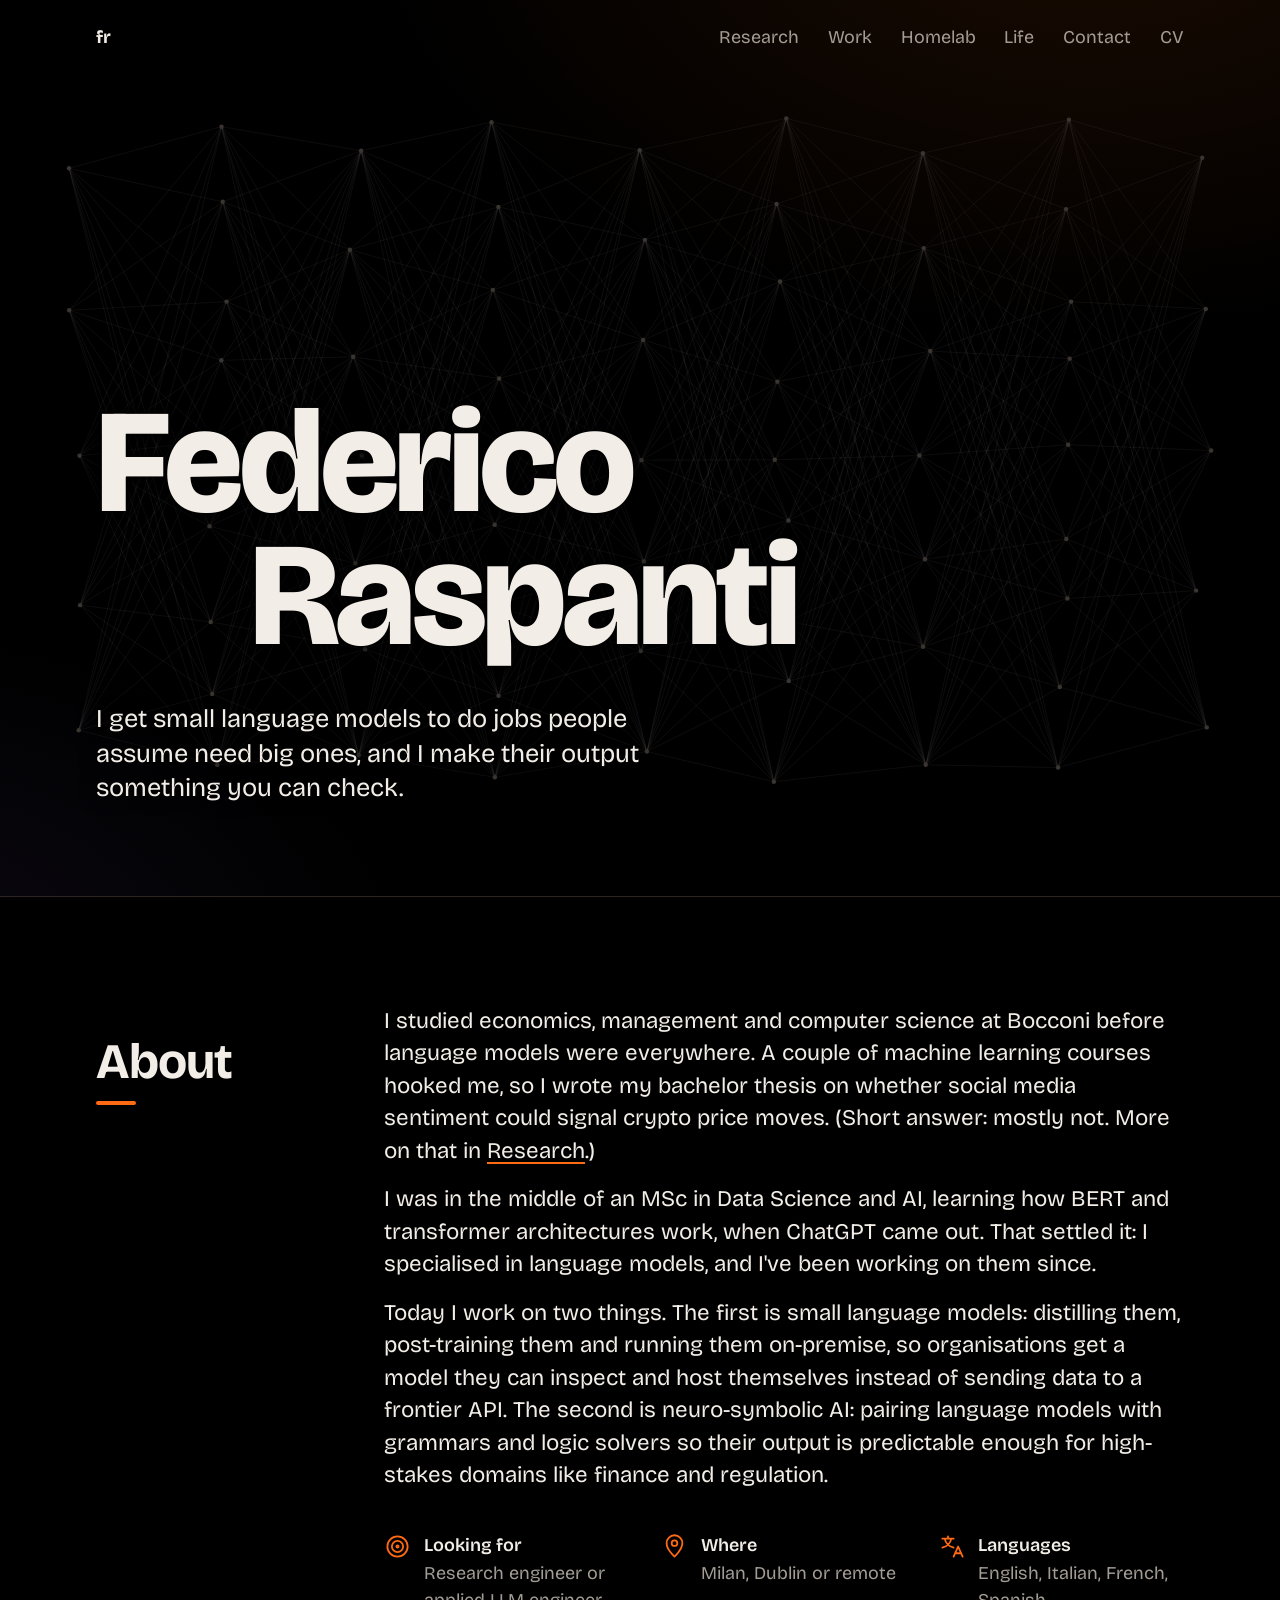
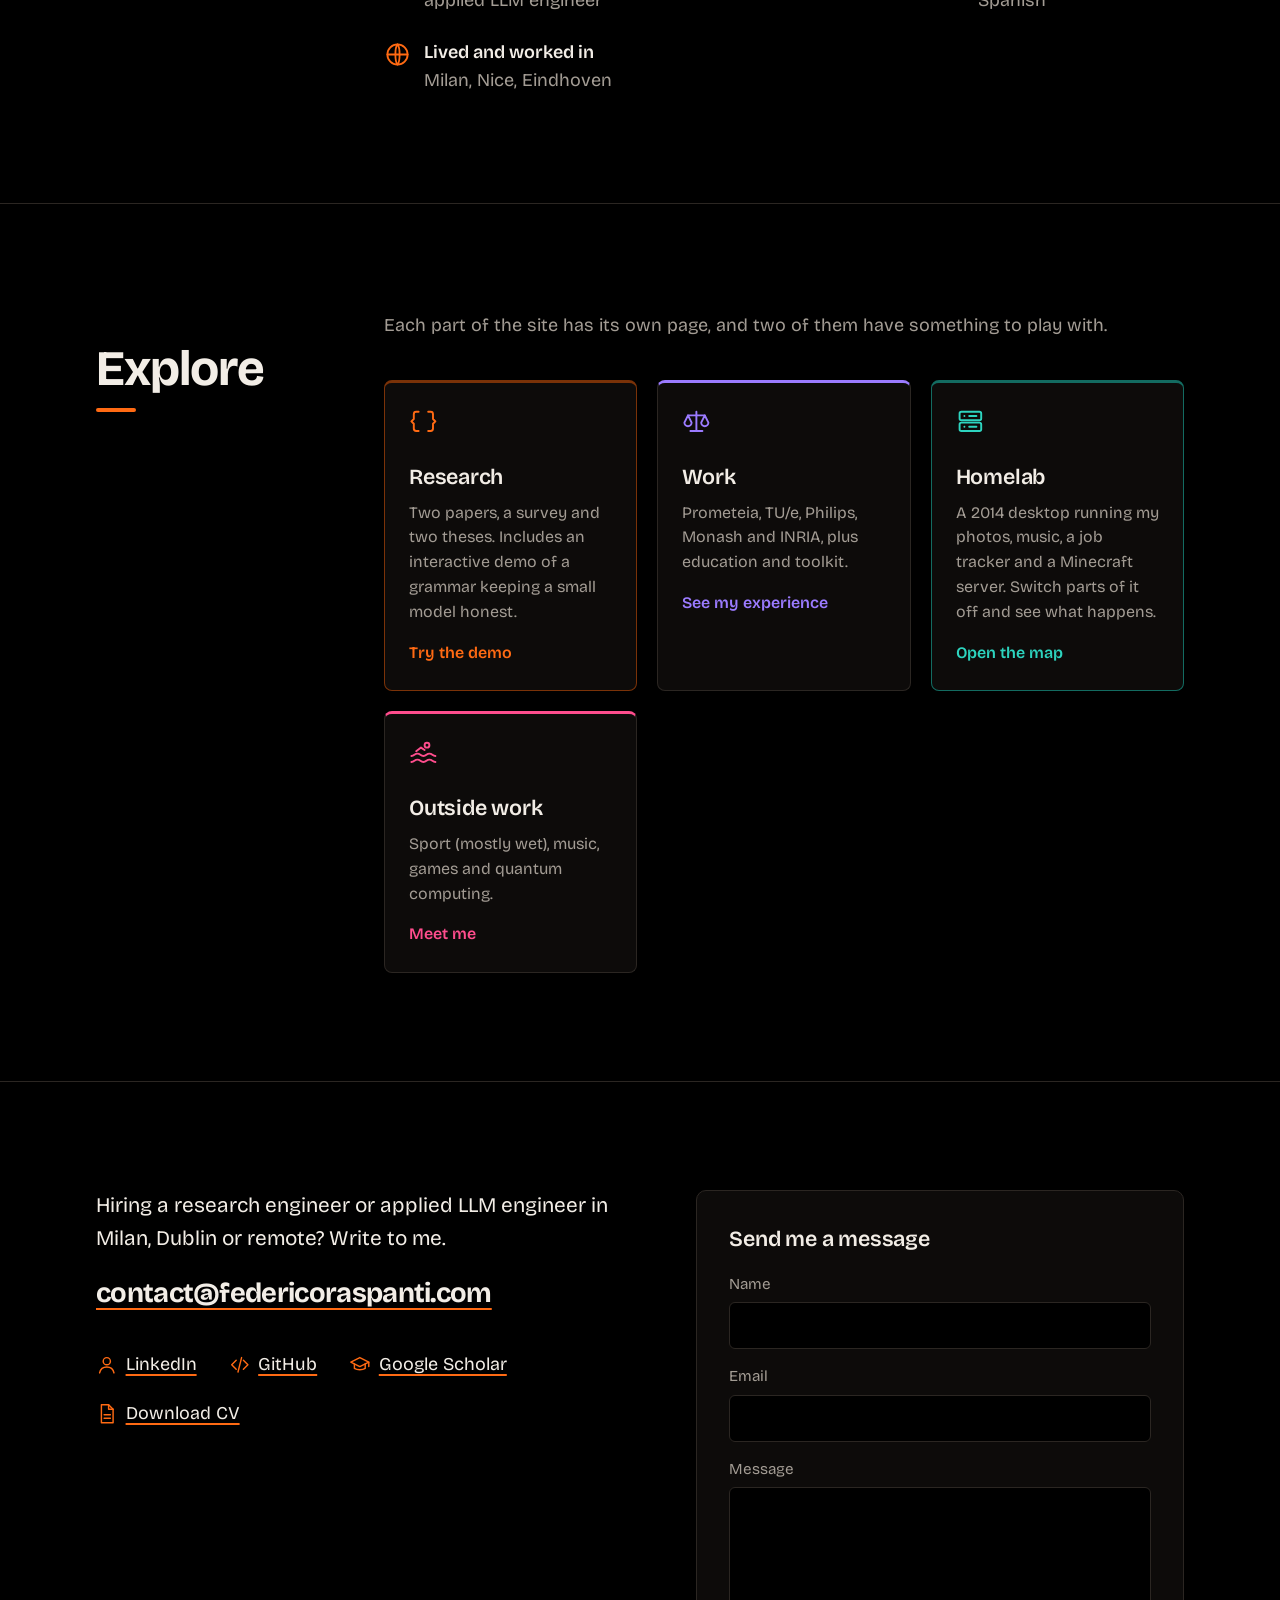
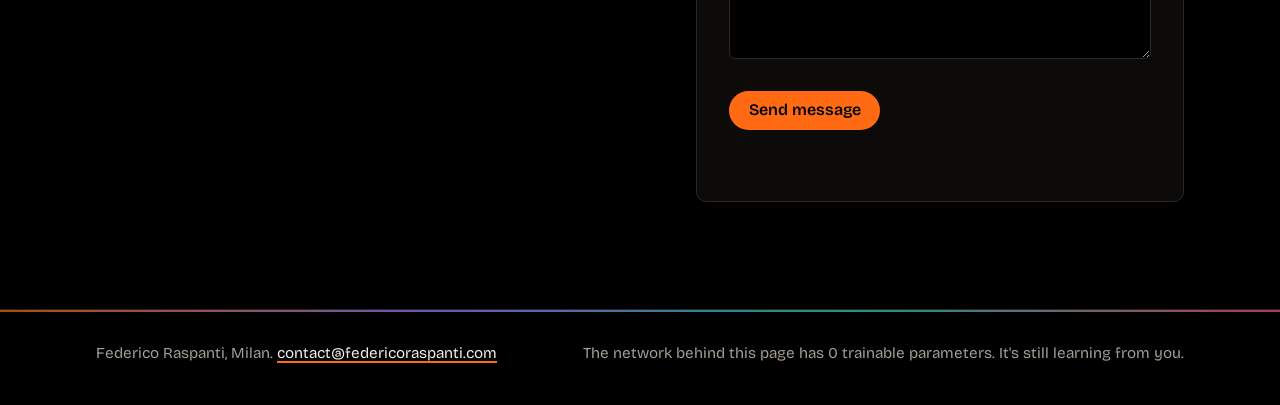
<file: index.html>
<!DOCTYPE html>
<html lang="en">
<head>
<meta charset="utf-8">
<meta name="viewport" content="width=device-width, initial-scale=1">
<title>Federico Raspanti, research engineer for small and reliable language models</title>
<meta name="description" content="Federico Raspanti: small language models, grammar-constrained decoding and neuro-symbolic AI. Looking for research engineer and applied LLM engineer roles in Milan, Dublin or remote.">
<link rel="preconnect" href="https://fonts.googleapis.com">
<link rel="preconnect" href="https://fonts.gstatic.com" crossorigin>
<link href="https://fonts.googleapis.com/css2?family=Bricolage+Grotesque:opsz,wdth,wght@12..96,75..100,300..800&display=swap" rel="stylesheet">
<link rel="stylesheet" href="assets/site.css?v=6">
</head>
<body class="p-home">
<canvas id="net" aria-hidden="true"></canvas>

<!-- Icon set: simple line icons drawn for this site -->
<svg width="0" height="0" style="position:absolute" aria-hidden="true">
  <defs>
    <symbol id="i-logic" viewBox="0 0 24 24"><path d="M4 7h5M4 12h3M4 17h5"/><path d="M12 4l8 8-8 8"/><circle cx="12" cy="12" r="1.2"/></symbol>
    <symbol id="i-leaf" viewBox="0 0 24 24"><path d="M5 19C5 10 10 5 20 4c0 10-5 15-14 15z"/><path d="M5 19l8-8"/></symbol>
    <symbol id="i-book" viewBox="0 0 24 24"><path d="M4 5a2 2 0 0 1 2-2h13v16H6a2 2 0 0 0-2 2z"/><path d="M4 19V5M8 7h7M8 11h7"/></symbol>
    <symbol id="i-cap" viewBox="0 0 24 24"><path d="M2 9l10-5 10 5-10 5z"/><path d="M6 11v5c3 2 9 2 12 0v-5"/><path d="M22 9v5"/></symbol>
    <symbol id="i-chart" viewBox="0 0 24 24"><path d="M4 20V4M4 20h16"/><path d="M7 15l4-4 3 3 5-6"/></symbol>
    <symbol id="i-scale" viewBox="0 0 24 24"><path d="M12 4v16M7 20h10M5 7h14"/><path d="M5 7l-3 6a3 3 0 0 0 6 0zM19 7l-3 6a3 3 0 0 0 6 0z"/></symbol>
    <symbol id="i-chip" viewBox="0 0 24 24"><rect x="6" y="6" width="12" height="12" rx="1.5"/><rect x="9.5" y="9.5" width="5" height="5"/><path d="M9 2v4M15 2v4M9 18v4M15 18v4M2 9h4M2 15h4M18 9h4M18 15h4"/></symbol>
    <symbol id="i-flask" viewBox="0 0 24 24"><path d="M9 3h6M10 3v6L4.5 18.5A1.7 1.7 0 0 0 6 21h12a1.7 1.7 0 0 0 1.5-2.5L14 9V3"/><path d="M7 15h10"/></symbol>
    <symbol id="i-antenna" viewBox="0 0 24 24"><path d="M12 10v11M8 21h8"/><circle cx="12" cy="8" r="2"/><path d="M8 4a6 6 0 0 0 0 8M16 4a6 6 0 0 1 0 8M5 2a10 10 0 0 0 0 12M19 2a10 10 0 0 1 0 12"/></symbol>
    <symbol id="i-cloud" viewBox="0 0 24 24"><path d="M7 18a5 5 0 1 1 1-9.9A6 6 0 0 1 19.5 10 4 4 0 0 1 18 18z"/></symbol>
    <symbol id="i-film" viewBox="0 0 24 24"><rect x="3" y="4" width="18" height="16" rx="1.5"/><path d="M7 4v16M17 4v16M3 8h4M3 12h4M3 16h4M17 8h4M17 12h4M17 16h4"/></symbol>
    <symbol id="i-pin" viewBox="0 0 24 24"><path d="M12 21s7-6.2 7-12a7 7 0 0 0-14 0c0 5.8 7 12 7 12z"/><circle cx="12" cy="9" r="2.5"/></symbol>
    <symbol id="i-target" viewBox="0 0 24 24"><circle cx="12" cy="12" r="9"/><circle cx="12" cy="12" r="5"/><circle cx="12" cy="12" r="1"/></symbol>
    <symbol id="i-chat" viewBox="0 0 24 24"><path d="M4 5h16v11H9l-5 4z"/><path d="M8 9h8M8 12h5"/></symbol>
    <symbol id="i-network" viewBox="0 0 24 24"><circle cx="5" cy="6" r="2"/><circle cx="5" cy="18" r="2"/><circle cx="12" cy="12" r="2"/><circle cx="19" cy="6" r="2"/><circle cx="19" cy="18" r="2"/><path d="M7 7l3 3.5M7 17l3-3.5M14 10.5L17 7M14 13.5l3 3.5"/></symbol>
    <symbol id="i-grammar" viewBox="0 0 24 24"><path d="M8 4H6a2 2 0 0 0-2 2v4l-2 2 2 2v4a2 2 0 0 0 2 2h2M16 4h2a2 2 0 0 1 2 2v4l2 2-2 2v4a2 2 0 0 1-2 2h-2"/></symbol>
    <symbol id="i-db" viewBox="0 0 24 24"><ellipse cx="12" cy="5" rx="8" ry="3"/><path d="M4 5v14c0 1.7 3.6 3 8 3s8-1.3 8-3V5M4 12c0 1.7 3.6 3 8 3s8-1.3 8-3"/></symbol>
    <symbol id="i-code" viewBox="0 0 24 24"><path d="M8 7l-5 5 5 5M16 7l5 5-5 5M14 4l-4 16"/></symbol>
    <symbol id="i-globe" viewBox="0 0 24 24"><circle cx="12" cy="12" r="9"/><path d="M3 12h18M12 3c2.5 3 2.5 15 0 18M12 3c-2.5 3-2.5 15 0 18"/></symbol>
    <symbol id="i-wave" viewBox="0 0 24 24"><path d="M2 15c2.5 0 2.5-2 5-2s2.5 2 5 2 2.5-2 5-2 2.5 2 5 2M2 20c2.5 0 2.5-2 5-2s2.5 2 5 2 2.5-2 5-2 2.5 2 5 2"/><circle cx="15" cy="6" r="2"/><path d="M6 11l4-3 3 2"/></symbol>
    <symbol id="i-guitar" viewBox="0 0 24 24"><path d="M20 4l-7 7"/><path d="M18 2l4 4"/><path d="M11 9a4 4 0 0 0-4 1c-1 1-1 2-3 2.5S1 15 3 18s5.5 3 6.5 1 1.5-2 2.5-3a4 4 0 0 0 1-4"/><circle cx="8.5" cy="15.5" r="1.3"/></symbol>
    <symbol id="i-puzzle" viewBox="0 0 24 24"><rect x="3" y="3" width="18" height="18" rx="1"/><path d="M9 3v18M15 3v18M3 9h18M3 15h18"/></symbol>
    <symbol id="i-atom" viewBox="0 0 24 24"><circle cx="12" cy="12" r="1.5"/><ellipse cx="12" cy="12" rx="10" ry="4"/><ellipse cx="12" cy="12" rx="10" ry="4" transform="rotate(60 12 12)"/><ellipse cx="12" cy="12" rx="10" ry="4" transform="rotate(120 12 12)"/></symbol>
    <symbol id="i-server" viewBox="0 0 24 24"><rect x="3" y="4" width="18" height="7" rx="1.5"/><rect x="3" y="13" width="18" height="7" rx="1.5"/><path d="M7 7.5h.01M7 16.5h.01M11 7.5h6M11 16.5h6"/></symbol>
    <symbol id="i-mail" viewBox="0 0 24 24"><rect x="3" y="5" width="18" height="14" rx="1.5"/><path d="M3 7l9 6 9-6"/></symbol>
    <symbol id="i-user" viewBox="0 0 24 24"><circle cx="12" cy="8" r="4"/><path d="M4 21c1-4.5 4.5-6.5 8-6.5s7 2 8 6.5"/></symbol>
    <symbol id="i-file" viewBox="0 0 24 24"><path d="M6 2h8l5 5v15H6z"/><path d="M14 2v5h5M9 13h7M9 17h7"/></symbol>
    <symbol id="i-teach" viewBox="0 0 24 24"><rect x="3" y="3" width="18" height="12" rx="1"/><path d="M12 15v3M8 21l4-3 4 3M7 8h6M7 11h9"/></symbol>
    <symbol id="i-languages" viewBox="0 0 24 24"><path d="M3 5h10M8 3v2M5 5c1 4 4 7 8 8M11 5c-1 4-4 7-8 8"/><path d="M13 21l4-9 4 9M14.5 18h5"/></symbol>
  </defs>
</svg>

<header class="top">
  <div class="wrap">
    <a class="mark" href="index.html">fr</a>
    <nav aria-label="Pages">
      <ul>
        <li class="c-research"><a href="research.html">Research</a></li>
        <li class="c-work"><a href="work.html">Work</a></li>
        <li class="c-homelab"><a href="homelab.html">Homelab</a></li>
        <li class="c-life"><a href="life.html">Life</a></li>
        <li><a href="index.html#contact">Contact</a></li>
        <li><a href="CV.pdf">CV</a></li>
      </ul>
    </nav>
  </div>
</header>

<main>
  <div class="wrap hero">
    <h1><span>Federico</span><span>Raspanti</span></h1>
    <p class="lede">I get small language models to do jobs people assume need big ones, and I make their output something you can check.</p>
  </div>

  <!-- ABOUT -->
  <section id="about">
    <div class="wrap split">
      <h2>About</h2>
      <div class="prose big-prose">
        <p>I studied economics, management and computer science at Bocconi before language models were everywhere. A couple of machine learning courses hooked me, so I wrote my bachelor thesis on whether social media sentiment could signal crypto price moves. (Short answer: mostly not. More on that in <a href="research.html">Research</a>.)</p>
        <p>I was in the middle of an MSc in Data Science and AI, learning how BERT and transformer architectures work, when ChatGPT came out. That settled it: I specialised in language models, and I've been working on them since.</p>
        <p>Today I work on two things. The first is small language models: distilling them, post-training them and running them on-premise, so organisations get a model they can inspect and host themselves instead of sending data to a frontier API. The second is neuro-symbolic AI: pairing language models with grammars and logic solvers so their output is predictable enough for high-stakes domains like finance and regulation.</p>
        <dl class="facts">
          <div class="fact"><svg class="icon"><use href="#i-target"/></svg><div><dt>Looking for</dt><dd>Research engineer or applied LLM engineer</dd></div></div>
          <div class="fact"><svg class="icon"><use href="#i-pin"/></svg><div><dt>Where</dt><dd>Milan, Dublin or remote</dd></div></div>
          <div class="fact"><svg class="icon"><use href="#i-languages"/></svg><div><dt>Languages</dt><dd>English, Italian, French, Spanish</dd></div></div>
          <div class="fact"><svg class="icon"><use href="#i-globe"/></svg><div><dt>Lived and worked in</dt><dd>Milan, Nice, Eindhoven</dd></div></div>
        </dl>
      </div>
    </div>
  </section>

  <!-- EXPLORE -->
  <section id="explore">
    <div class="wrap split">
      <h2>Explore</h2>
      <div>
        <p class="muted" style="max-width:var(--measure)">Each part of the site has its own page, and two of them have something to play with.</p>
        <div class="cards">
          <a class="card feature c-research" href="research.html"><svg class="icon"><use href="#i-grammar"/></svg><h3>Research</h3><p>Two papers, a survey and two theses. Includes an interactive demo of a grammar keeping a small model honest.</p><span class="go">Try the demo</span></a>
          <a class="card c-work" href="work.html"><svg class="icon"><use href="#i-scale"/></svg><h3>Work</h3><p>Prometeia, TU/e, Philips, Monash and INRIA, plus education and toolkit.</p><span class="go">See my experience</span></a>
          <a class="card feature c-homelab" href="homelab.html"><svg class="icon"><use href="#i-server"/></svg><h3>Homelab</h3><p>A 2014 desktop running my photos, music, a job tracker and a Minecraft server. Switch parts of it off and see what happens.</p><span class="go">Open the map</span></a>
          <a class="card c-life" href="life.html"><svg class="icon"><use href="#i-wave"/></svg><h3>Outside work</h3><p>Sport (mostly wet), music, games and quantum computing.</p><span class="go">Meet me</span></a>
        </div>
      </div>
    </div>
  </section>

  <!-- CONTACT -->
  <section class="contact" id="contact">
    <div class="wrap contact-grid">
      <div>
      <p class="intro">Hiring a research engineer or applied LLM engineer in Milan, Dublin or remote? Write to me.</p>
      <a class="big" href="mailto:contact@federicoraspanti.com">contact@federicoraspanti.com</a>
      <ul>
        <li><a href="https://www.linkedin.com/in/federicoraspanti/"><svg class="icon"><use href="#i-user"/></svg>LinkedIn</a></li>
        <li><a href="https://github.com/federaspa"><svg class="icon"><use href="#i-code"/></svg>GitHub</a></li>
        <li><a href="https://scholar.google.com/citations?user=BqpoWDIAAAAJ&amp;hl=en"><svg class="icon"><use href="#i-cap"/></svg>Google Scholar</a></li>
        <li><a href="CV.pdf"><svg class="icon"><use href="#i-file"/></svg>Download CV</a></li>
      </ul>
      </div>
      <form class="contact-form" id="contact-form" action="/api/contact" method="post" novalidate>
        <h3>Send me a message</h3>
        <label>Name<input type="text" name="name" autocomplete="name" maxlength="100" required></label>
        <label>Email<input type="email" name="email" autocomplete="email" maxlength="200" required></label>
        <label>Message<textarea name="message" rows="6" maxlength="5000" required></textarea></label>
        <label class="hp" aria-hidden="true">Leave this empty<input type="text" name="website" tabindex="-1" autocomplete="off"></label>
        <div class="cf-turnstile" data-sitekey="0x4AAAAAAGUO34W0cjgylPcX" data-theme="dark"></div>
        <button type="submit" class="btn">Send message</button>
        <p class="form-status" role="status" aria-live="polite"></p>
      </form>
    </div>
  </section>
</main>

<footer>
  <div class="wrap">
    <span>Federico Raspanti, Milan. <a href="mailto:contact@federicoraspanti.com">contact@federicoraspanti.com</a></span>
    <span id="foot-note">The network behind this page has 0 trainable parameters. It's still learning from you.</span>
  </div>
</footer>

<script src="assets/site.js?v=5"></script>
<script src="https://challenges.cloudflare.com/turnstile/v0/api.js" async defer></script>
<script src="assets/contact.js?v=6"></script>
</body>
</html>
</file>
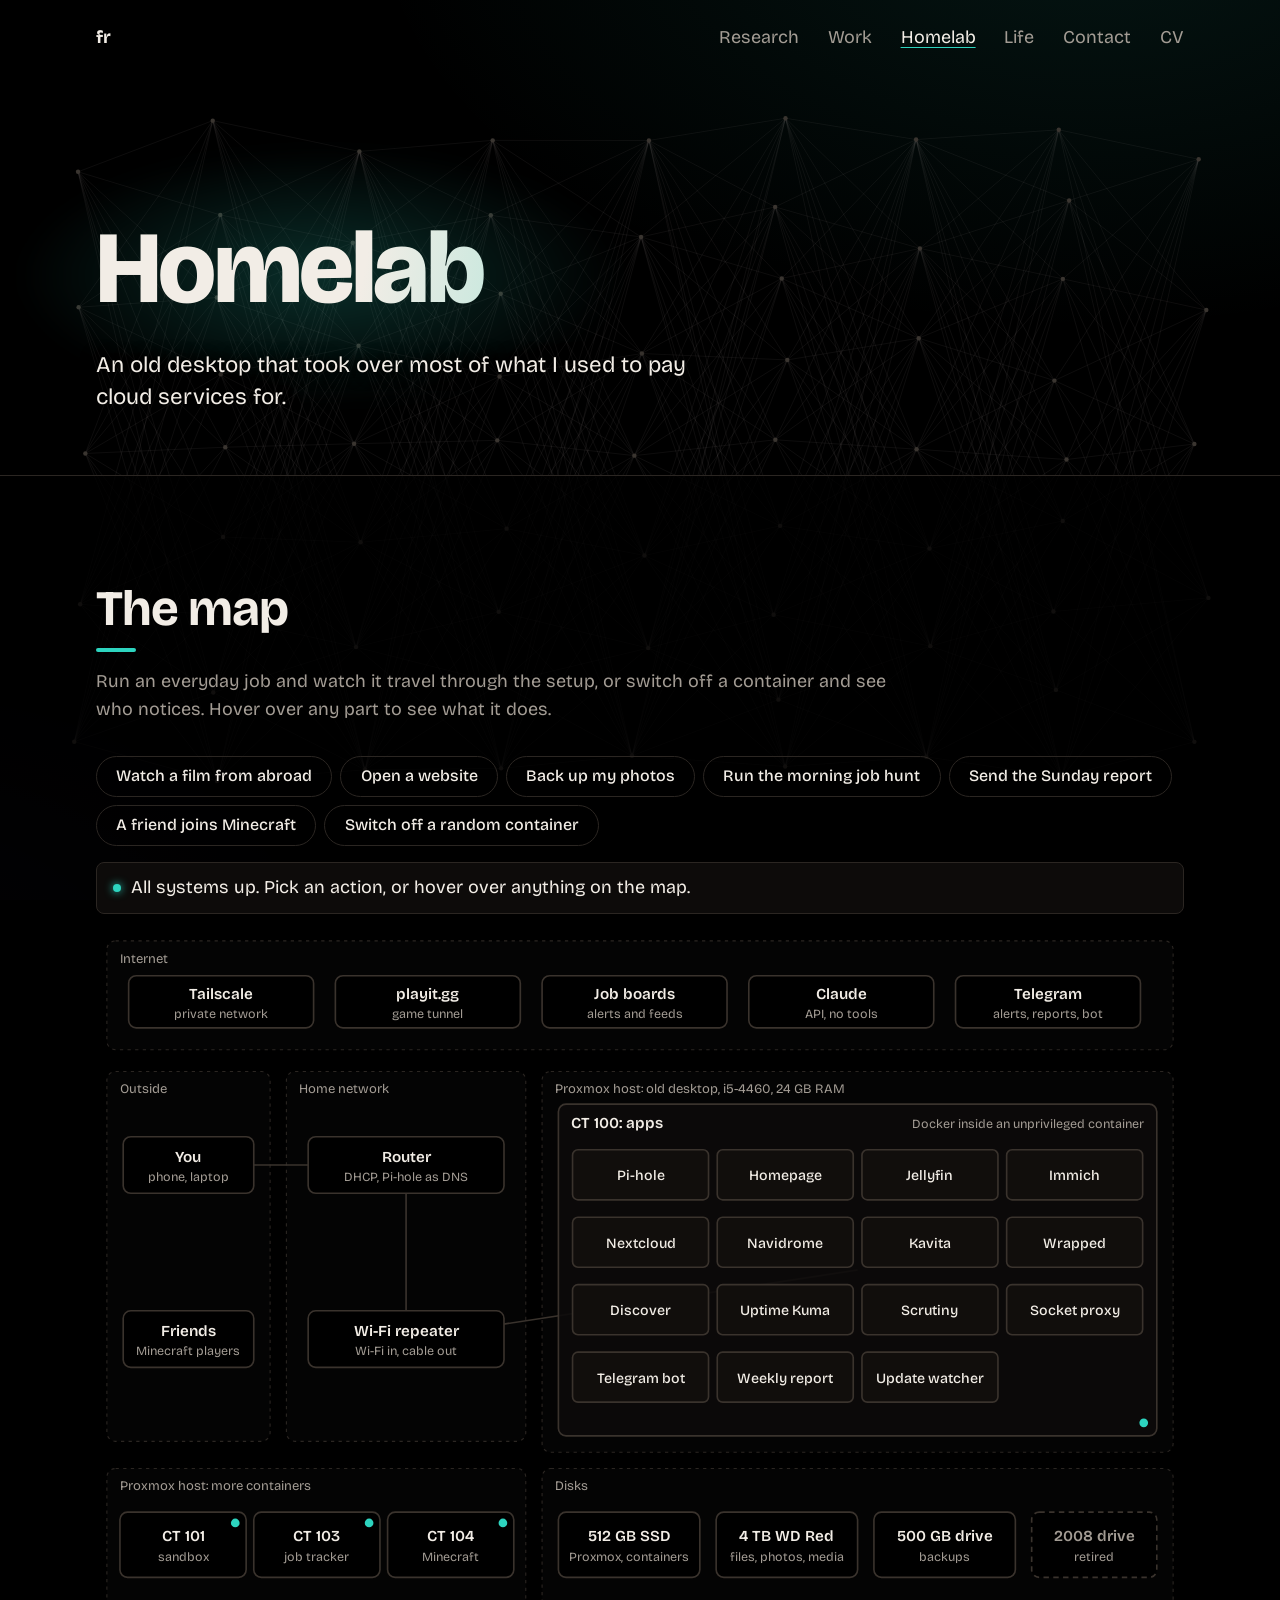
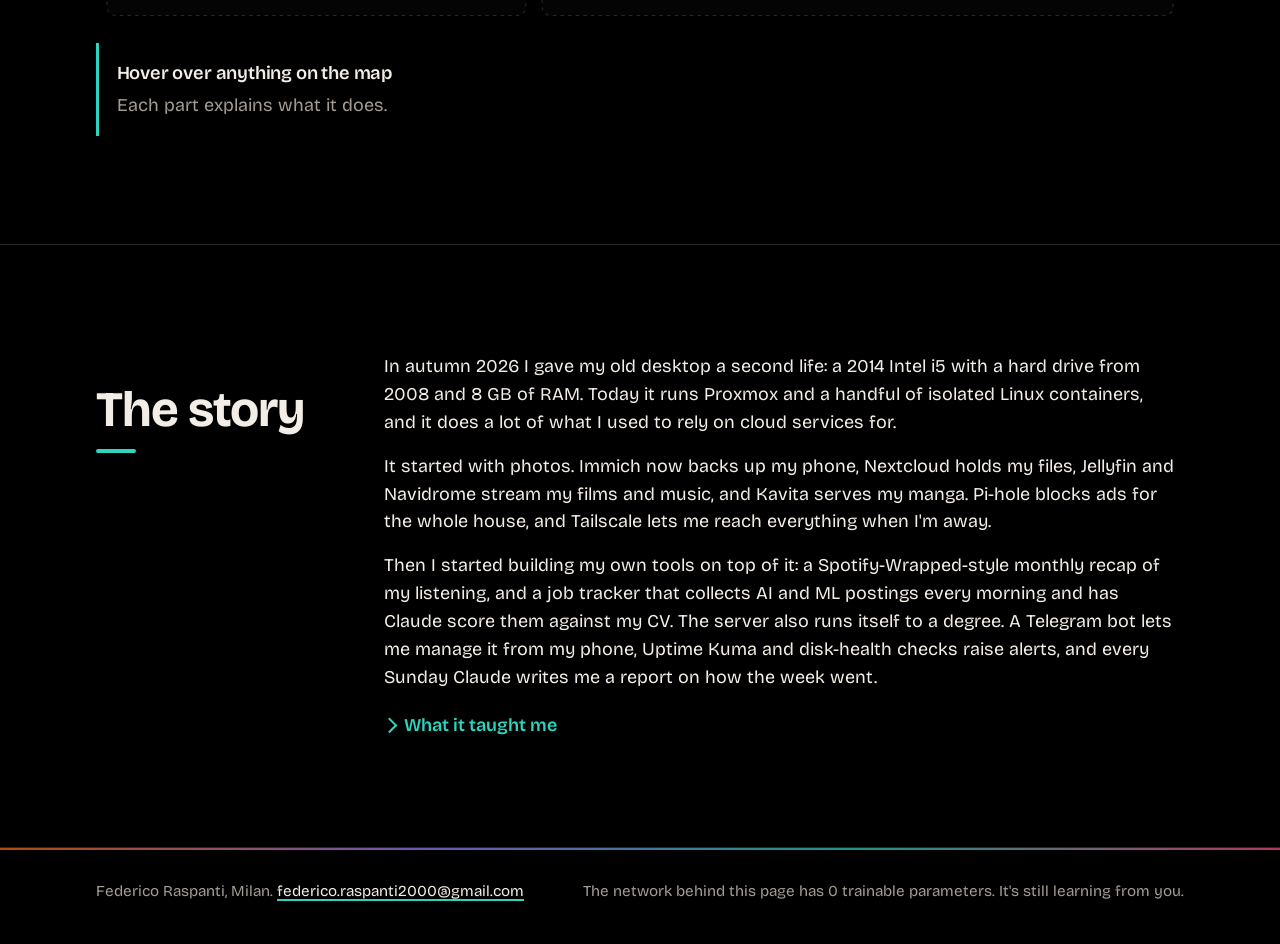
<file: homelab.html>
<!DOCTYPE html>
<html lang="en">
<head>
<meta charset="utf-8">
<meta name="viewport" content="width=device-width, initial-scale=1">
<title>Homelab, Federico Raspanti</title>
<meta name="description" content="An interactive map of Federico Raspanti's homelab: Proxmox, containers and self-hosted apps.">
<link rel="preconnect" href="https://fonts.googleapis.com">
<link rel="preconnect" href="https://fonts.gstatic.com" crossorigin>
<link href="https://fonts.googleapis.com/css2?family=Bricolage+Grotesque:opsz,wdth,wght@12..96,75..100,300..800&display=swap" rel="stylesheet">
<link rel="stylesheet" href="assets/site.css?v=6">
</head>
<body class="p-homelab">
<canvas id="net" aria-hidden="true"></canvas>

<!-- Icon set: simple line icons drawn for this site -->
<svg width="0" height="0" style="position:absolute" aria-hidden="true">
  <defs>
    <symbol id="i-logic" viewBox="0 0 24 24"><path d="M4 7h5M4 12h3M4 17h5"/><path d="M12 4l8 8-8 8"/><circle cx="12" cy="12" r="1.2"/></symbol>
    <symbol id="i-leaf" viewBox="0 0 24 24"><path d="M5 19C5 10 10 5 20 4c0 10-5 15-14 15z"/><path d="M5 19l8-8"/></symbol>
    <symbol id="i-book" viewBox="0 0 24 24"><path d="M4 5a2 2 0 0 1 2-2h13v16H6a2 2 0 0 0-2 2z"/><path d="M4 19V5M8 7h7M8 11h7"/></symbol>
    <symbol id="i-cap" viewBox="0 0 24 24"><path d="M2 9l10-5 10 5-10 5z"/><path d="M6 11v5c3 2 9 2 12 0v-5"/><path d="M22 9v5"/></symbol>
    <symbol id="i-chart" viewBox="0 0 24 24"><path d="M4 20V4M4 20h16"/><path d="M7 15l4-4 3 3 5-6"/></symbol>
    <symbol id="i-scale" viewBox="0 0 24 24"><path d="M12 4v16M7 20h10M5 7h14"/><path d="M5 7l-3 6a3 3 0 0 0 6 0zM19 7l-3 6a3 3 0 0 0 6 0z"/></symbol>
    <symbol id="i-chip" viewBox="0 0 24 24"><rect x="6" y="6" width="12" height="12" rx="1.5"/><rect x="9.5" y="9.5" width="5" height="5"/><path d="M9 2v4M15 2v4M9 18v4M15 18v4M2 9h4M2 15h4M18 9h4M18 15h4"/></symbol>
    <symbol id="i-flask" viewBox="0 0 24 24"><path d="M9 3h6M10 3v6L4.5 18.5A1.7 1.7 0 0 0 6 21h12a1.7 1.7 0 0 0 1.5-2.5L14 9V3"/><path d="M7 15h10"/></symbol>
    <symbol id="i-antenna" viewBox="0 0 24 24"><path d="M12 10v11M8 21h8"/><circle cx="12" cy="8" r="2"/><path d="M8 4a6 6 0 0 0 0 8M16 4a6 6 0 0 1 0 8M5 2a10 10 0 0 0 0 12M19 2a10 10 0 0 1 0 12"/></symbol>
    <symbol id="i-cloud" viewBox="0 0 24 24"><path d="M7 18a5 5 0 1 1 1-9.9A6 6 0 0 1 19.5 10 4 4 0 0 1 18 18z"/></symbol>
    <symbol id="i-film" viewBox="0 0 24 24"><rect x="3" y="4" width="18" height="16" rx="1.5"/><path d="M7 4v16M17 4v16M3 8h4M3 12h4M3 16h4M17 8h4M17 12h4M17 16h4"/></symbol>
    <symbol id="i-pin" viewBox="0 0 24 24"><path d="M12 21s7-6.2 7-12a7 7 0 0 0-14 0c0 5.8 7 12 7 12z"/><circle cx="12" cy="9" r="2.5"/></symbol>
    <symbol id="i-target" viewBox="0 0 24 24"><circle cx="12" cy="12" r="9"/><circle cx="12" cy="12" r="5"/><circle cx="12" cy="12" r="1"/></symbol>
    <symbol id="i-chat" viewBox="0 0 24 24"><path d="M4 5h16v11H9l-5 4z"/><path d="M8 9h8M8 12h5"/></symbol>
    <symbol id="i-network" viewBox="0 0 24 24"><circle cx="5" cy="6" r="2"/><circle cx="5" cy="18" r="2"/><circle cx="12" cy="12" r="2"/><circle cx="19" cy="6" r="2"/><circle cx="19" cy="18" r="2"/><path d="M7 7l3 3.5M7 17l3-3.5M14 10.5L17 7M14 13.5l3 3.5"/></symbol>
    <symbol id="i-grammar" viewBox="0 0 24 24"><path d="M8 4H6a2 2 0 0 0-2 2v4l-2 2 2 2v4a2 2 0 0 0 2 2h2M16 4h2a2 2 0 0 1 2 2v4l2 2-2 2v4a2 2 0 0 1-2 2h-2"/></symbol>
    <symbol id="i-db" viewBox="0 0 24 24"><ellipse cx="12" cy="5" rx="8" ry="3"/><path d="M4 5v14c0 1.7 3.6 3 8 3s8-1.3 8-3V5M4 12c0 1.7 3.6 3 8 3s8-1.3 8-3"/></symbol>
    <symbol id="i-code" viewBox="0 0 24 24"><path d="M8 7l-5 5 5 5M16 7l5 5-5 5M14 4l-4 16"/></symbol>
    <symbol id="i-globe" viewBox="0 0 24 24"><circle cx="12" cy="12" r="9"/><path d="M3 12h18M12 3c2.5 3 2.5 15 0 18M12 3c-2.5 3-2.5 15 0 18"/></symbol>
    <symbol id="i-wave" viewBox="0 0 24 24"><path d="M2 15c2.5 0 2.5-2 5-2s2.5 2 5 2 2.5-2 5-2 2.5 2 5 2M2 20c2.5 0 2.5-2 5-2s2.5 2 5 2 2.5-2 5-2 2.5 2 5 2"/><circle cx="15" cy="6" r="2"/><path d="M6 11l4-3 3 2"/></symbol>
    <symbol id="i-guitar" viewBox="0 0 24 24"><path d="M20 4l-7 7"/><path d="M18 2l4 4"/><path d="M11 9a4 4 0 0 0-4 1c-1 1-1 2-3 2.5S1 15 3 18s5.5 3 6.5 1 1.5-2 2.5-3a4 4 0 0 0 1-4"/><circle cx="8.5" cy="15.5" r="1.3"/></symbol>
    <symbol id="i-puzzle" viewBox="0 0 24 24"><rect x="3" y="3" width="18" height="18" rx="1"/><path d="M9 3v18M15 3v18M3 9h18M3 15h18"/></symbol>
    <symbol id="i-atom" viewBox="0 0 24 24"><circle cx="12" cy="12" r="1.5"/><ellipse cx="12" cy="12" rx="10" ry="4"/><ellipse cx="12" cy="12" rx="10" ry="4" transform="rotate(60 12 12)"/><ellipse cx="12" cy="12" rx="10" ry="4" transform="rotate(120 12 12)"/></symbol>
    <symbol id="i-server" viewBox="0 0 24 24"><rect x="3" y="4" width="18" height="7" rx="1.5"/><rect x="3" y="13" width="18" height="7" rx="1.5"/><path d="M7 7.5h.01M7 16.5h.01M11 7.5h6M11 16.5h6"/></symbol>
    <symbol id="i-mail" viewBox="0 0 24 24"><rect x="3" y="5" width="18" height="14" rx="1.5"/><path d="M3 7l9 6 9-6"/></symbol>
    <symbol id="i-user" viewBox="0 0 24 24"><circle cx="12" cy="8" r="4"/><path d="M4 21c1-4.5 4.5-6.5 8-6.5s7 2 8 6.5"/></symbol>
    <symbol id="i-file" viewBox="0 0 24 24"><path d="M6 2h8l5 5v15H6z"/><path d="M14 2v5h5M9 13h7M9 17h7"/></symbol>
    <symbol id="i-teach" viewBox="0 0 24 24"><rect x="3" y="3" width="18" height="12" rx="1"/><path d="M12 15v3M8 21l4-3 4 3M7 8h6M7 11h9"/></symbol>
    <symbol id="i-languages" viewBox="0 0 24 24"><path d="M3 5h10M8 3v2M5 5c1 4 4 7 8 8M11 5c-1 4-4 7-8 8"/><path d="M13 21l4-9 4 9M14.5 18h5"/></symbol>
  </defs>
</svg>

<header class="top">
  <div class="wrap">
    <a class="mark" href="index.html">fr</a>
    <nav aria-label="Pages">
      <ul>
        <li class="c-research"><a href="research.html">Research</a></li>
        <li class="c-work"><a href="work.html">Work</a></li>
        <li class="c-homelab"><a href="homelab.html" aria-current="page">Homelab</a></li>
        <li class="c-life"><a href="life.html">Life</a></li>
        <li><a href="index.html#contact">Contact</a></li>
        <li><a href="CV.pdf">CV</a></li>
      </ul>
    </nav>
  </div>
</header>

<main>
  <div class="wrap page-head">
    <h1>Homelab</h1>
    <p>An old desktop that took over most of what I used to pay cloud services for.</p>
  </div>
  <!-- MAP -->
  <section id="map">
    <div class="wrap">
      <h2>The map</h2>
      <p class="muted" style="margin-top:1rem; max-width:var(--measure)">Run an everyday job and watch it travel through the setup, or switch off a container and see who notices. Hover over any part to see what it does.</p>
      <div class="lab" id="lab">
        <div class="lab-actions">
          <button type="button" class="btn ghost" data-run="movie">Watch a film from abroad</button>
          <button type="button" class="btn ghost" data-run="web">Open a website</button>
          <button type="button" class="btn ghost" data-run="photos">Back up my photos</button>
          <button type="button" class="btn ghost" data-run="jobs">Run the morning job hunt</button>
          <button type="button" class="btn ghost" data-run="report">Send the Sunday report</button>
          <button type="button" class="btn ghost" data-run="minecraft">A friend joins Minecraft</button>
          <button type="button" class="btn ghost" data-run="random">Switch off a random container</button>
        </div>
        <p class="lab-status" role="status"></p>
        <div class="lab-map"><svg viewBox="0 0 1000 640" role="img" aria-label="Map of the homelab: internet services, home network, the Proxmox host with its containers and apps, and the disks."></svg></div>
        <div class="lab-info" aria-live="polite"><h3></h3><p></p></div>
      </div>
    </div>
  </section>

  <!-- STORY -->
  <section id="story">
    <div class="wrap split">
      <h2>The story</h2>
      <div class="prose">
        <p>In autumn 2026 I gave my old desktop a second life: a 2014 Intel i5 with a hard drive from 2008 and 8 GB of RAM. Today it runs Proxmox and a handful of isolated Linux containers, and it does a lot of what I used to rely on cloud services for.</p>
        <p>It started with photos. Immich now backs up my phone, Nextcloud holds my files, Jellyfin and Navidrome stream my films and music, and Kavita serves my manga. Pi-hole blocks ads for the whole house, and Tailscale lets me reach everything when I'm away.</p>
        <p>Then I started building my own tools on top of it: a Spotify-Wrapped-style monthly recap of my listening, and a job tracker that collects AI and ML postings every morning and has Claude score them against my CV. The server also runs itself to a degree. A Telegram bot lets me manage it from my phone, Uptime Kuma and disk-health checks raise alerts, and every Sunday Claude writes me a report on how the week went.</p>
        <details class="more">
          <summary><span class="when-closed">What it taught me</span><span class="when-open">Close</span></summary>
          <div class="story">
            <h4>Hardware has opinions</h4>
            <p>The 2008 drive froze the PC at startup until I tracked it down and retired it. Since then, files live on a 4 TB NAS drive, and the old 500 GB laptop drive holds backups. I later took the RAM from 8 to 24 GB, which gave the containers room to grow.</p>
            <h4>Isolation first</h4>
            <p>Every container is unprivileged. Apps that only need to read data get read-only mounts, and nothing talks to Docker directly: a read-only proxy sits in between. Tools I don't fully trust get a container of their own, so a bad download can't reach the rest.</p>
            <h4>Write everything down</h4>
            <p>Every setup step and every fix goes into one running guide, so the server can be rebuilt from scratch and the same problem never costs me twice.</p>
            <ul class="tags"><li>Proxmox</li><li>LXC</li><li>Docker</li><li>Linux</li><li>Tailscale</li><li>Python</li><li>Claude Code</li></ul>
          </div>
        </details>
      </div>
    </div>
  </section>

</main>

<footer>
  <div class="wrap">
    <span>Federico Raspanti, Milan. <a href="mailto:federico.raspanti2000@gmail.com">federico.raspanti2000@gmail.com</a></span>
    <span id="foot-note">The network behind this page has 0 trainable parameters. It's still learning from you.</span>
  </div>
</footer>

<script src="assets/site.js?v=5"></script>
<script src="assets/homelab-map.js?v=5"></script>
</body>
</html>
</file>
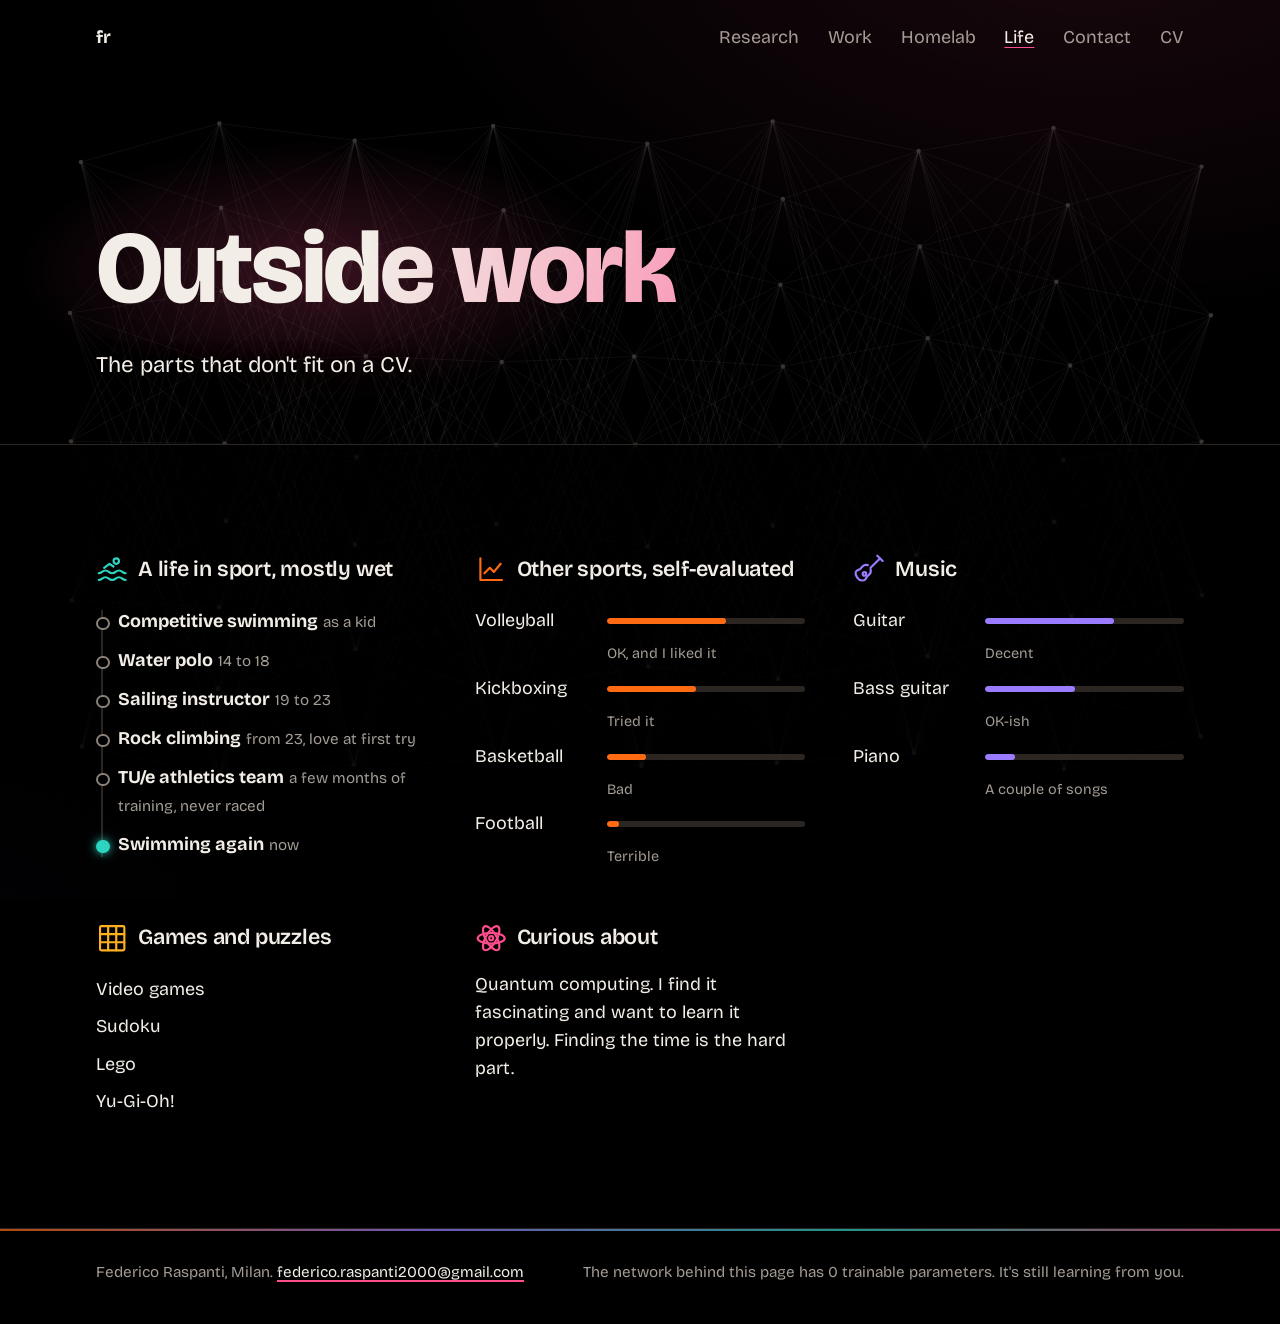
<file: life.html>
<!DOCTYPE html>
<html lang="en">
<head>
<meta charset="utf-8">
<meta name="viewport" content="width=device-width, initial-scale=1">
<title>Outside work, Federico Raspanti</title>
<meta name="description" content="Sport, music, games and other things Federico Raspanti does outside work.">
<link rel="preconnect" href="https://fonts.googleapis.com">
<link rel="preconnect" href="https://fonts.gstatic.com" crossorigin>
<link href="https://fonts.googleapis.com/css2?family=Bricolage+Grotesque:opsz,wdth,wght@12..96,75..100,300..800&display=swap" rel="stylesheet">
<link rel="stylesheet" href="assets/site.css?v=6">
</head>
<body class="p-life">
<canvas id="net" aria-hidden="true"></canvas>

<!-- Icon set: simple line icons drawn for this site -->
<svg width="0" height="0" style="position:absolute" aria-hidden="true">
  <defs>
    <symbol id="i-logic" viewBox="0 0 24 24"><path d="M4 7h5M4 12h3M4 17h5"/><path d="M12 4l8 8-8 8"/><circle cx="12" cy="12" r="1.2"/></symbol>
    <symbol id="i-leaf" viewBox="0 0 24 24"><path d="M5 19C5 10 10 5 20 4c0 10-5 15-14 15z"/><path d="M5 19l8-8"/></symbol>
    <symbol id="i-book" viewBox="0 0 24 24"><path d="M4 5a2 2 0 0 1 2-2h13v16H6a2 2 0 0 0-2 2z"/><path d="M4 19V5M8 7h7M8 11h7"/></symbol>
    <symbol id="i-cap" viewBox="0 0 24 24"><path d="M2 9l10-5 10 5-10 5z"/><path d="M6 11v5c3 2 9 2 12 0v-5"/><path d="M22 9v5"/></symbol>
    <symbol id="i-chart" viewBox="0 0 24 24"><path d="M4 20V4M4 20h16"/><path d="M7 15l4-4 3 3 5-6"/></symbol>
    <symbol id="i-scale" viewBox="0 0 24 24"><path d="M12 4v16M7 20h10M5 7h14"/><path d="M5 7l-3 6a3 3 0 0 0 6 0zM19 7l-3 6a3 3 0 0 0 6 0z"/></symbol>
    <symbol id="i-chip" viewBox="0 0 24 24"><rect x="6" y="6" width="12" height="12" rx="1.5"/><rect x="9.5" y="9.5" width="5" height="5"/><path d="M9 2v4M15 2v4M9 18v4M15 18v4M2 9h4M2 15h4M18 9h4M18 15h4"/></symbol>
    <symbol id="i-flask" viewBox="0 0 24 24"><path d="M9 3h6M10 3v6L4.5 18.5A1.7 1.7 0 0 0 6 21h12a1.7 1.7 0 0 0 1.5-2.5L14 9V3"/><path d="M7 15h10"/></symbol>
    <symbol id="i-antenna" viewBox="0 0 24 24"><path d="M12 10v11M8 21h8"/><circle cx="12" cy="8" r="2"/><path d="M8 4a6 6 0 0 0 0 8M16 4a6 6 0 0 1 0 8M5 2a10 10 0 0 0 0 12M19 2a10 10 0 0 1 0 12"/></symbol>
    <symbol id="i-cloud" viewBox="0 0 24 24"><path d="M7 18a5 5 0 1 1 1-9.9A6 6 0 0 1 19.5 10 4 4 0 0 1 18 18z"/></symbol>
    <symbol id="i-film" viewBox="0 0 24 24"><rect x="3" y="4" width="18" height="16" rx="1.5"/><path d="M7 4v16M17 4v16M3 8h4M3 12h4M3 16h4M17 8h4M17 12h4M17 16h4"/></symbol>
    <symbol id="i-pin" viewBox="0 0 24 24"><path d="M12 21s7-6.2 7-12a7 7 0 0 0-14 0c0 5.8 7 12 7 12z"/><circle cx="12" cy="9" r="2.5"/></symbol>
    <symbol id="i-target" viewBox="0 0 24 24"><circle cx="12" cy="12" r="9"/><circle cx="12" cy="12" r="5"/><circle cx="12" cy="12" r="1"/></symbol>
    <symbol id="i-chat" viewBox="0 0 24 24"><path d="M4 5h16v11H9l-5 4z"/><path d="M8 9h8M8 12h5"/></symbol>
    <symbol id="i-network" viewBox="0 0 24 24"><circle cx="5" cy="6" r="2"/><circle cx="5" cy="18" r="2"/><circle cx="12" cy="12" r="2"/><circle cx="19" cy="6" r="2"/><circle cx="19" cy="18" r="2"/><path d="M7 7l3 3.5M7 17l3-3.5M14 10.5L17 7M14 13.5l3 3.5"/></symbol>
    <symbol id="i-grammar" viewBox="0 0 24 24"><path d="M8 4H6a2 2 0 0 0-2 2v4l-2 2 2 2v4a2 2 0 0 0 2 2h2M16 4h2a2 2 0 0 1 2 2v4l2 2-2 2v4a2 2 0 0 1-2 2h-2"/></symbol>
    <symbol id="i-db" viewBox="0 0 24 24"><ellipse cx="12" cy="5" rx="8" ry="3"/><path d="M4 5v14c0 1.7 3.6 3 8 3s8-1.3 8-3V5M4 12c0 1.7 3.6 3 8 3s8-1.3 8-3"/></symbol>
    <symbol id="i-code" viewBox="0 0 24 24"><path d="M8 7l-5 5 5 5M16 7l5 5-5 5M14 4l-4 16"/></symbol>
    <symbol id="i-globe" viewBox="0 0 24 24"><circle cx="12" cy="12" r="9"/><path d="M3 12h18M12 3c2.5 3 2.5 15 0 18M12 3c-2.5 3-2.5 15 0 18"/></symbol>
    <symbol id="i-wave" viewBox="0 0 24 24"><path d="M2 15c2.5 0 2.5-2 5-2s2.5 2 5 2 2.5-2 5-2 2.5 2 5 2M2 20c2.5 0 2.5-2 5-2s2.5 2 5 2 2.5-2 5-2 2.5 2 5 2"/><circle cx="15" cy="6" r="2"/><path d="M6 11l4-3 3 2"/></symbol>
    <symbol id="i-guitar" viewBox="0 0 24 24"><path d="M20 4l-7 7"/><path d="M18 2l4 4"/><path d="M11 9a4 4 0 0 0-4 1c-1 1-1 2-3 2.5S1 15 3 18s5.5 3 6.5 1 1.5-2 2.5-3a4 4 0 0 0 1-4"/><circle cx="8.5" cy="15.5" r="1.3"/></symbol>
    <symbol id="i-puzzle" viewBox="0 0 24 24"><rect x="3" y="3" width="18" height="18" rx="1"/><path d="M9 3v18M15 3v18M3 9h18M3 15h18"/></symbol>
    <symbol id="i-atom" viewBox="0 0 24 24"><circle cx="12" cy="12" r="1.5"/><ellipse cx="12" cy="12" rx="10" ry="4"/><ellipse cx="12" cy="12" rx="10" ry="4" transform="rotate(60 12 12)"/><ellipse cx="12" cy="12" rx="10" ry="4" transform="rotate(120 12 12)"/></symbol>
    <symbol id="i-server" viewBox="0 0 24 24"><rect x="3" y="4" width="18" height="7" rx="1.5"/><rect x="3" y="13" width="18" height="7" rx="1.5"/><path d="M7 7.5h.01M7 16.5h.01M11 7.5h6M11 16.5h6"/></symbol>
    <symbol id="i-mail" viewBox="0 0 24 24"><rect x="3" y="5" width="18" height="14" rx="1.5"/><path d="M3 7l9 6 9-6"/></symbol>
    <symbol id="i-user" viewBox="0 0 24 24"><circle cx="12" cy="8" r="4"/><path d="M4 21c1-4.5 4.5-6.5 8-6.5s7 2 8 6.5"/></symbol>
    <symbol id="i-file" viewBox="0 0 24 24"><path d="M6 2h8l5 5v15H6z"/><path d="M14 2v5h5M9 13h7M9 17h7"/></symbol>
    <symbol id="i-teach" viewBox="0 0 24 24"><rect x="3" y="3" width="18" height="12" rx="1"/><path d="M12 15v3M8 21l4-3 4 3M7 8h6M7 11h9"/></symbol>
    <symbol id="i-languages" viewBox="0 0 24 24"><path d="M3 5h10M8 3v2M5 5c1 4 4 7 8 8M11 5c-1 4-4 7-8 8"/><path d="M13 21l4-9 4 9M14.5 18h5"/></symbol>
  </defs>
</svg>

<header class="top">
  <div class="wrap">
    <a class="mark" href="index.html">fr</a>
    <nav aria-label="Pages">
      <ul>
        <li class="c-research"><a href="research.html">Research</a></li>
        <li class="c-work"><a href="work.html">Work</a></li>
        <li class="c-homelab"><a href="homelab.html">Homelab</a></li>
        <li class="c-life"><a href="life.html" aria-current="page">Life</a></li>
        <li><a href="index.html#contact">Contact</a></li>
        <li><a href="CV.pdf">CV</a></li>
      </ul>
    </nav>
  </div>
</header>

<main>
  <div class="wrap page-head">
    <h1>Outside work</h1>
    <p>The parts that don't fit on a CV.</p>
  </div>
  <!-- LIFE -->
  <section id="life">
    <div class="wrap">
      <div class="life-grid">
        <div>
          <h3><svg class="icon"><use href="#i-wave"/></svg>A life in sport, mostly wet</h3>
          <ol class="sports">
            <li><b>Competitive swimming</b> <span class="yrs">as a kid</span></li>
            <li><b>Water polo</b> <span class="yrs">14 to 18</span></li>
            <li><b>Sailing instructor</b> <span class="yrs">19 to 23</span></li>
            <li><b>Rock climbing</b> <span class="yrs">from 23, love at first try</span></li>
            <li><b>TU/e athletics team</b> <span class="yrs">a few months of training, never raced</span></li>
            <li class="now"><b>Swimming again</b> <span class="yrs">now</span></li>
          </ol>
        </div>
        <div>
          <h3><svg class="icon"><use href="#i-chart"/></svg>Other sports, self-evaluated</h3>
          <ul class="ratings">
            <li><span>Volleyball</span><span class="bar"><i style="width:60%"></i></span><span class="note">OK, and I liked it</span></li>
            <li><span>Kickboxing</span><span class="bar"><i style="width:45%"></i></span><span class="note">Tried it</span></li>
            <li><span>Basketball</span><span class="bar"><i style="width:20%"></i></span><span class="note">Bad</span></li>
            <li><span>Football</span><span class="bar"><i style="width:6%"></i></span><span class="note">Terrible</span></li>
          </ul>
        </div>
        <div>
          <h3><svg class="icon"><use href="#i-guitar"/></svg>Music</h3>
          <ul class="ratings">
            <li><span>Guitar</span><span class="bar"><i style="width:65%"></i></span><span class="note">Decent</span></li>
            <li><span>Bass guitar</span><span class="bar"><i style="width:45%"></i></span><span class="note">OK-ish</span></li>
            <li><span>Piano</span><span class="bar"><i style="width:15%"></i></span><span class="note">A couple of songs</span></li>
          </ul>
        </div>
        <div>
          <h3><svg class="icon"><use href="#i-puzzle"/></svg>Games and puzzles</h3>
          <ul class="plain-list">
            <li>Video games</li>
            <li>Sudoku</li>
            <li>Lego</li>
            <li>Yu-Gi-Oh!</li>
          </ul>
        </div>
        <div>
          <h3><svg class="icon"><use href="#i-atom"/></svg>Curious about</h3>
          <p>Quantum computing. I find it fascinating and want to learn it properly. Finding the time is the hard part.</p>
        </div>
      </div>
    </div>
  </section>
</main>

<footer>
  <div class="wrap">
    <span>Federico Raspanti, Milan. <a href="mailto:federico.raspanti2000@gmail.com">federico.raspanti2000@gmail.com</a></span>
    <span id="foot-note">The network behind this page has 0 trainable parameters. It's still learning from you.</span>
  </div>
</footer>

<script src="assets/site.js?v=5"></script>
</body>
</html>
</file>
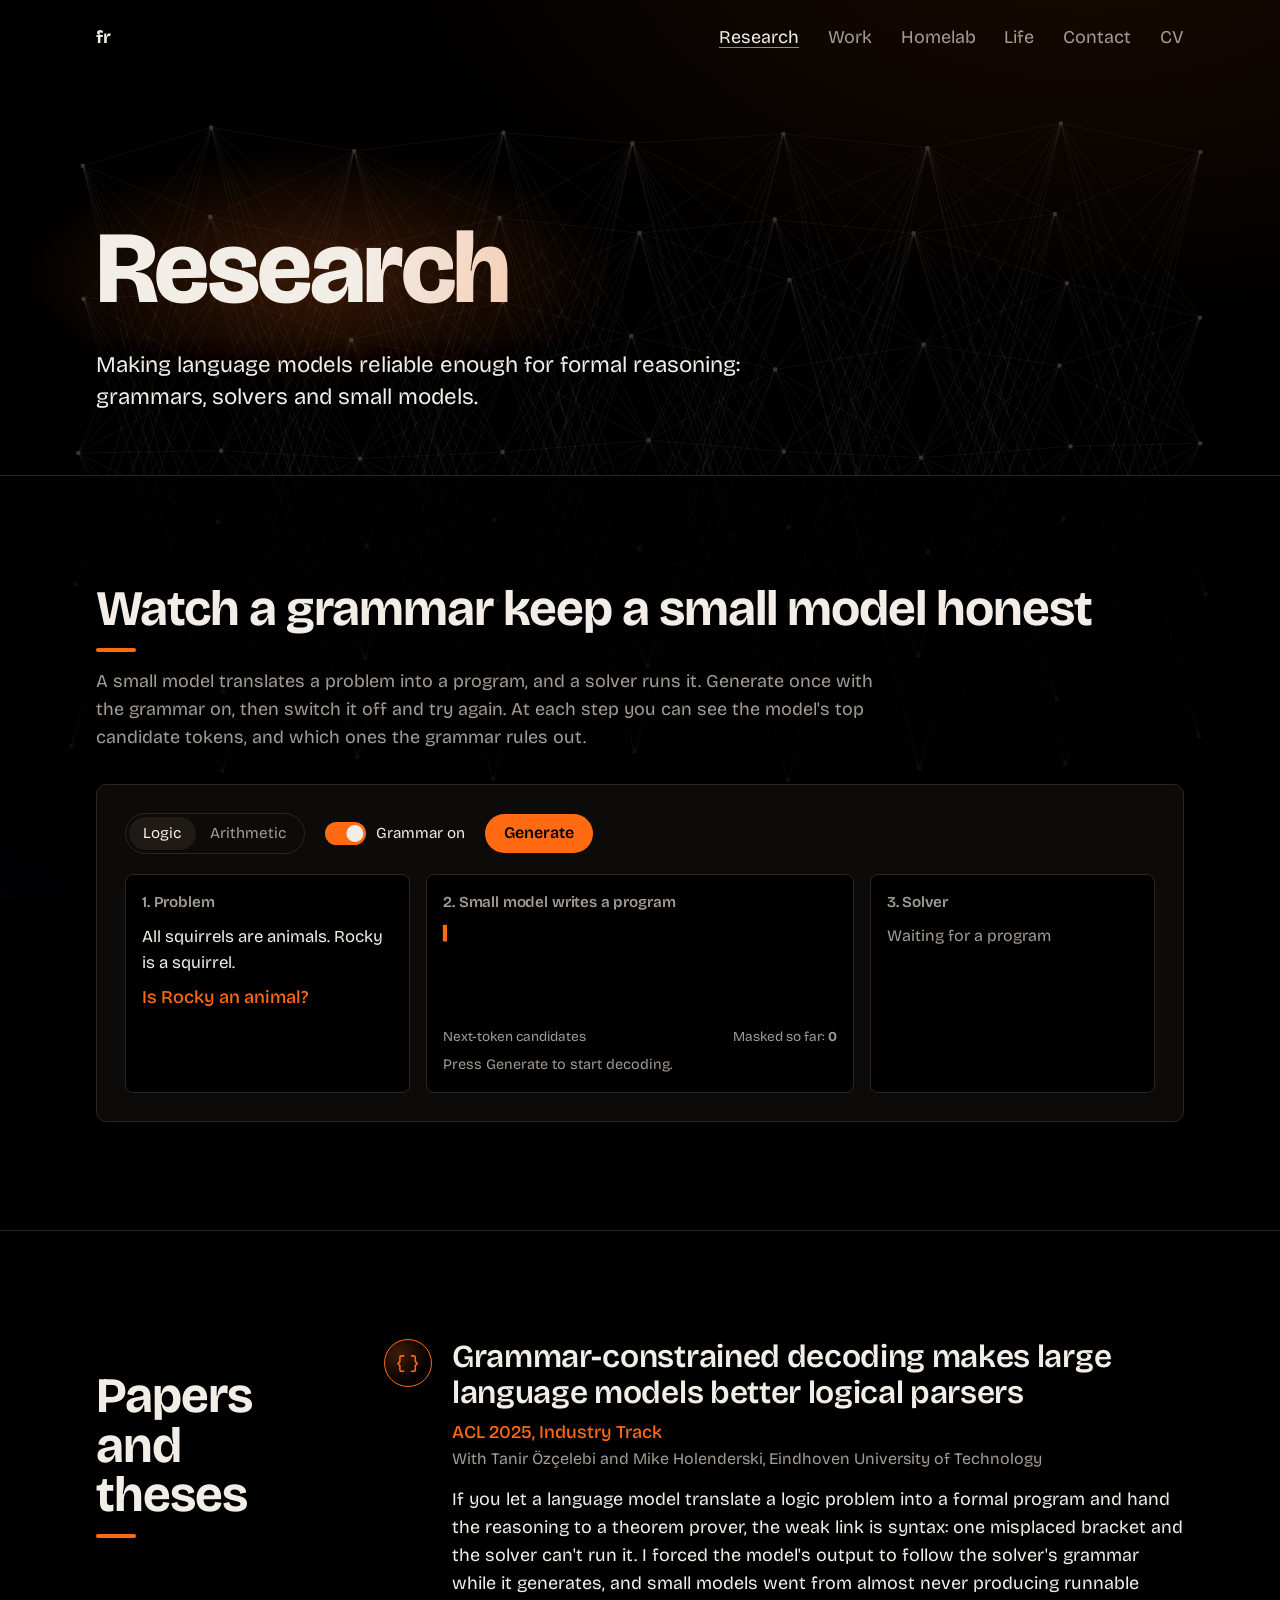
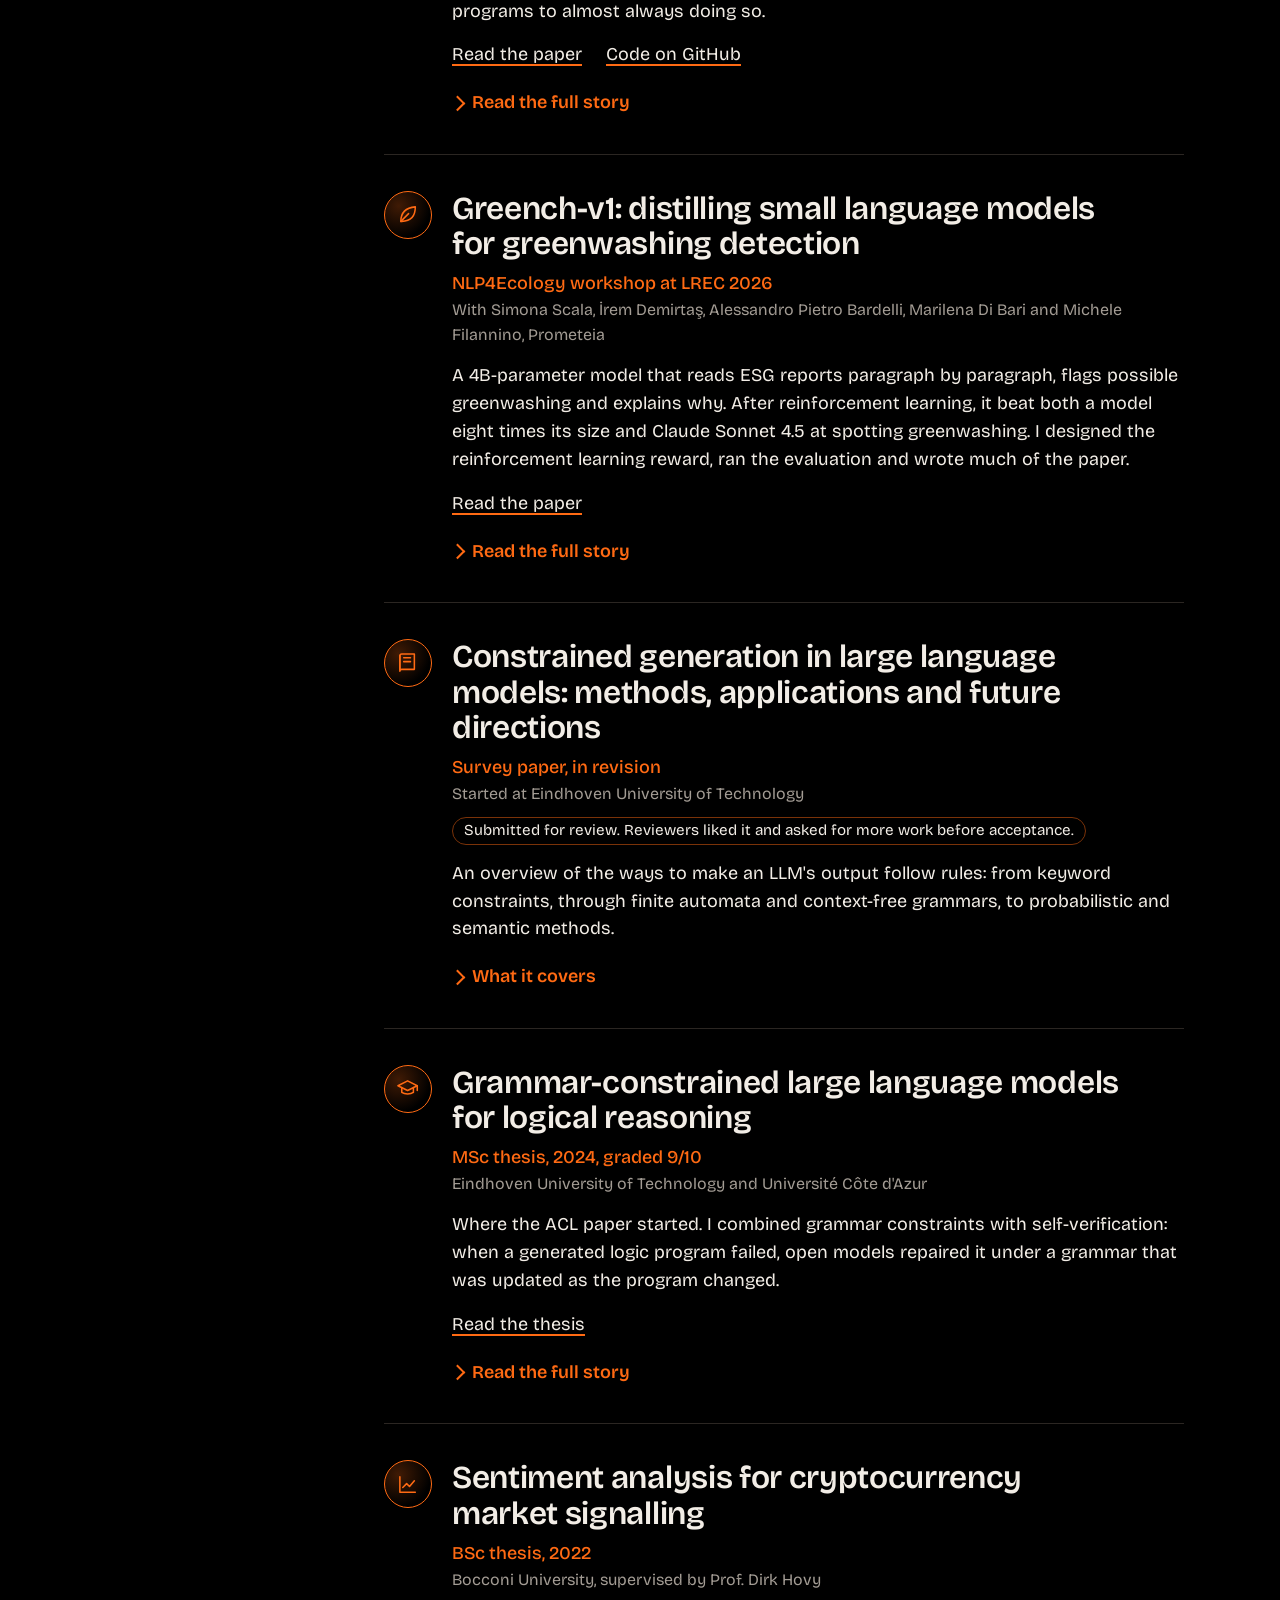
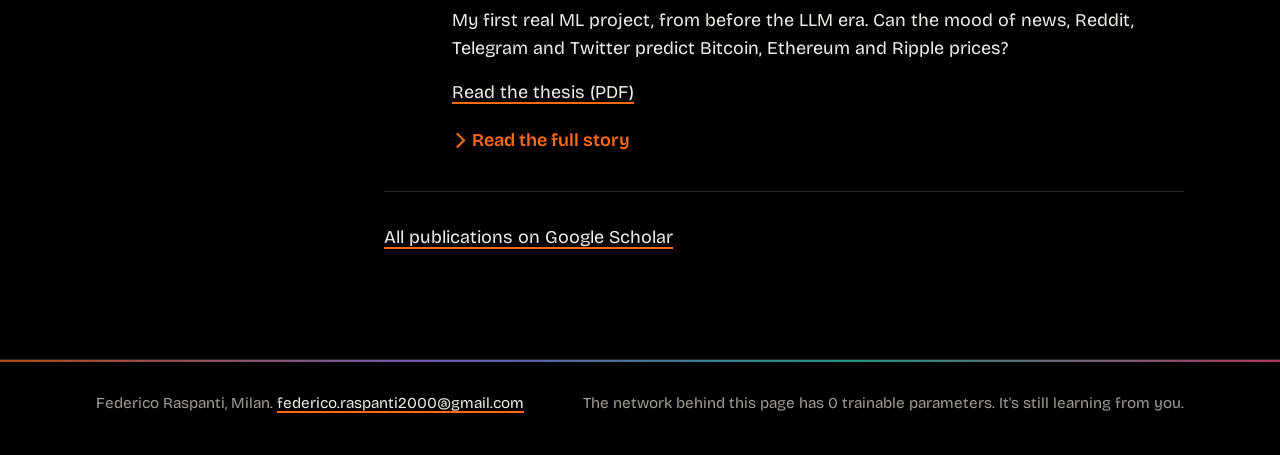
<file: research.html>
<!DOCTYPE html>
<html lang="en">
<head>
<meta charset="utf-8">
<meta name="viewport" content="width=device-width, initial-scale=1">
<title>Research, Federico Raspanti</title>
<meta name="description" content="Papers on grammar-constrained decoding and small language models, with an interactive demo.">
<link rel="preconnect" href="https://fonts.googleapis.com">
<link rel="preconnect" href="https://fonts.gstatic.com" crossorigin>
<link href="https://fonts.googleapis.com/css2?family=Bricolage+Grotesque:opsz,wdth,wght@12..96,75..100,300..800&display=swap" rel="stylesheet">
<link rel="stylesheet" href="assets/site.css?v=6">
</head>
<body class="p-research">
<canvas id="net" aria-hidden="true"></canvas>

<!-- Icon set: simple line icons drawn for this site -->
<svg width="0" height="0" style="position:absolute" aria-hidden="true">
  <defs>
    <symbol id="i-logic" viewBox="0 0 24 24"><path d="M4 7h5M4 12h3M4 17h5"/><path d="M12 4l8 8-8 8"/><circle cx="12" cy="12" r="1.2"/></symbol>
    <symbol id="i-leaf" viewBox="0 0 24 24"><path d="M5 19C5 10 10 5 20 4c0 10-5 15-14 15z"/><path d="M5 19l8-8"/></symbol>
    <symbol id="i-book" viewBox="0 0 24 24"><path d="M4 5a2 2 0 0 1 2-2h13v16H6a2 2 0 0 0-2 2z"/><path d="M4 19V5M8 7h7M8 11h7"/></symbol>
    <symbol id="i-cap" viewBox="0 0 24 24"><path d="M2 9l10-5 10 5-10 5z"/><path d="M6 11v5c3 2 9 2 12 0v-5"/><path d="M22 9v5"/></symbol>
    <symbol id="i-chart" viewBox="0 0 24 24"><path d="M4 20V4M4 20h16"/><path d="M7 15l4-4 3 3 5-6"/></symbol>
    <symbol id="i-scale" viewBox="0 0 24 24"><path d="M12 4v16M7 20h10M5 7h14"/><path d="M5 7l-3 6a3 3 0 0 0 6 0zM19 7l-3 6a3 3 0 0 0 6 0z"/></symbol>
    <symbol id="i-chip" viewBox="0 0 24 24"><rect x="6" y="6" width="12" height="12" rx="1.5"/><rect x="9.5" y="9.5" width="5" height="5"/><path d="M9 2v4M15 2v4M9 18v4M15 18v4M2 9h4M2 15h4M18 9h4M18 15h4"/></symbol>
    <symbol id="i-flask" viewBox="0 0 24 24"><path d="M9 3h6M10 3v6L4.5 18.5A1.7 1.7 0 0 0 6 21h12a1.7 1.7 0 0 0 1.5-2.5L14 9V3"/><path d="M7 15h10"/></symbol>
    <symbol id="i-antenna" viewBox="0 0 24 24"><path d="M12 10v11M8 21h8"/><circle cx="12" cy="8" r="2"/><path d="M8 4a6 6 0 0 0 0 8M16 4a6 6 0 0 1 0 8M5 2a10 10 0 0 0 0 12M19 2a10 10 0 0 1 0 12"/></symbol>
    <symbol id="i-cloud" viewBox="0 0 24 24"><path d="M7 18a5 5 0 1 1 1-9.9A6 6 0 0 1 19.5 10 4 4 0 0 1 18 18z"/></symbol>
    <symbol id="i-film" viewBox="0 0 24 24"><rect x="3" y="4" width="18" height="16" rx="1.5"/><path d="M7 4v16M17 4v16M3 8h4M3 12h4M3 16h4M17 8h4M17 12h4M17 16h4"/></symbol>
    <symbol id="i-pin" viewBox="0 0 24 24"><path d="M12 21s7-6.2 7-12a7 7 0 0 0-14 0c0 5.8 7 12 7 12z"/><circle cx="12" cy="9" r="2.5"/></symbol>
    <symbol id="i-target" viewBox="0 0 24 24"><circle cx="12" cy="12" r="9"/><circle cx="12" cy="12" r="5"/><circle cx="12" cy="12" r="1"/></symbol>
    <symbol id="i-chat" viewBox="0 0 24 24"><path d="M4 5h16v11H9l-5 4z"/><path d="M8 9h8M8 12h5"/></symbol>
    <symbol id="i-network" viewBox="0 0 24 24"><circle cx="5" cy="6" r="2"/><circle cx="5" cy="18" r="2"/><circle cx="12" cy="12" r="2"/><circle cx="19" cy="6" r="2"/><circle cx="19" cy="18" r="2"/><path d="M7 7l3 3.5M7 17l3-3.5M14 10.5L17 7M14 13.5l3 3.5"/></symbol>
    <symbol id="i-grammar" viewBox="0 0 24 24"><path d="M8 4H6a2 2 0 0 0-2 2v4l-2 2 2 2v4a2 2 0 0 0 2 2h2M16 4h2a2 2 0 0 1 2 2v4l2 2-2 2v4a2 2 0 0 1-2 2h-2"/></symbol>
    <symbol id="i-db" viewBox="0 0 24 24"><ellipse cx="12" cy="5" rx="8" ry="3"/><path d="M4 5v14c0 1.7 3.6 3 8 3s8-1.3 8-3V5M4 12c0 1.7 3.6 3 8 3s8-1.3 8-3"/></symbol>
    <symbol id="i-code" viewBox="0 0 24 24"><path d="M8 7l-5 5 5 5M16 7l5 5-5 5M14 4l-4 16"/></symbol>
    <symbol id="i-globe" viewBox="0 0 24 24"><circle cx="12" cy="12" r="9"/><path d="M3 12h18M12 3c2.5 3 2.5 15 0 18M12 3c-2.5 3-2.5 15 0 18"/></symbol>
    <symbol id="i-wave" viewBox="0 0 24 24"><path d="M2 15c2.5 0 2.5-2 5-2s2.5 2 5 2 2.5-2 5-2 2.5 2 5 2M2 20c2.5 0 2.5-2 5-2s2.5 2 5 2 2.5-2 5-2 2.5 2 5 2"/><circle cx="15" cy="6" r="2"/><path d="M6 11l4-3 3 2"/></symbol>
    <symbol id="i-guitar" viewBox="0 0 24 24"><path d="M20 4l-7 7"/><path d="M18 2l4 4"/><path d="M11 9a4 4 0 0 0-4 1c-1 1-1 2-3 2.5S1 15 3 18s5.5 3 6.5 1 1.5-2 2.5-3a4 4 0 0 0 1-4"/><circle cx="8.5" cy="15.5" r="1.3"/></symbol>
    <symbol id="i-puzzle" viewBox="0 0 24 24"><rect x="3" y="3" width="18" height="18" rx="1"/><path d="M9 3v18M15 3v18M3 9h18M3 15h18"/></symbol>
    <symbol id="i-atom" viewBox="0 0 24 24"><circle cx="12" cy="12" r="1.5"/><ellipse cx="12" cy="12" rx="10" ry="4"/><ellipse cx="12" cy="12" rx="10" ry="4" transform="rotate(60 12 12)"/><ellipse cx="12" cy="12" rx="10" ry="4" transform="rotate(120 12 12)"/></symbol>
    <symbol id="i-server" viewBox="0 0 24 24"><rect x="3" y="4" width="18" height="7" rx="1.5"/><rect x="3" y="13" width="18" height="7" rx="1.5"/><path d="M7 7.5h.01M7 16.5h.01M11 7.5h6M11 16.5h6"/></symbol>
    <symbol id="i-mail" viewBox="0 0 24 24"><rect x="3" y="5" width="18" height="14" rx="1.5"/><path d="M3 7l9 6 9-6"/></symbol>
    <symbol id="i-user" viewBox="0 0 24 24"><circle cx="12" cy="8" r="4"/><path d="M4 21c1-4.5 4.5-6.5 8-6.5s7 2 8 6.5"/></symbol>
    <symbol id="i-file" viewBox="0 0 24 24"><path d="M6 2h8l5 5v15H6z"/><path d="M14 2v5h5M9 13h7M9 17h7"/></symbol>
    <symbol id="i-teach" viewBox="0 0 24 24"><rect x="3" y="3" width="18" height="12" rx="1"/><path d="M12 15v3M8 21l4-3 4 3M7 8h6M7 11h9"/></symbol>
    <symbol id="i-languages" viewBox="0 0 24 24"><path d="M3 5h10M8 3v2M5 5c1 4 4 7 8 8M11 5c-1 4-4 7-8 8"/><path d="M13 21l4-9 4 9M14.5 18h5"/></symbol>
  </defs>
</svg>

<header class="top">
  <div class="wrap">
    <a class="mark" href="index.html">fr</a>
    <nav aria-label="Pages">
      <ul>
        <li class="c-research"><a href="research.html" aria-current="page">Research</a></li>
        <li class="c-work"><a href="work.html">Work</a></li>
        <li class="c-homelab"><a href="homelab.html">Homelab</a></li>
        <li class="c-life"><a href="life.html">Life</a></li>
        <li><a href="index.html#contact">Contact</a></li>
        <li><a href="CV.pdf">CV</a></li>
      </ul>
    </nav>
  </div>
</header>

<main>
  <div class="wrap page-head">
    <h1>Research</h1>
    <p>Making language models reliable enough for formal reasoning: grammars, solvers and small models.</p>
  </div>
  <!-- DEMO -->
  <section id="demo">
    <div class="wrap">
      <h2>Watch a grammar keep a small model honest</h2>
      <p class="muted" style="margin-top:1rem; max-width:var(--measure)">A small model translates a problem into a program, and a solver runs it. Generate once with the grammar on, then switch it off and try again. At each step you can see the model's top candidate tokens, and which ones the grammar rules out.</p>
      <div class="demo" id="gcd-demo">
        <div class="demo-controls">
          <div class="seg" role="group" aria-label="Problem">
            <button type="button" data-puzzle="logic" aria-pressed="true">Logic</button>
            <button type="button" data-puzzle="math" aria-pressed="false">Arithmetic</button>
          </div>
          <button type="button" class="switch gd-toggle" role="switch" aria-checked="true"><span class="track"></span><span class="gd-toggle-label">Grammar on</span></button>
          <button type="button" class="btn gd-run">Generate</button>
        </div>
        <div class="demo-grid">
          <div class="pane"><h3>1. Problem</h3><p class="gd-problem"></p><p class="gd-question"></p></div>
          <div class="pane"><h3>2. Small model writes a program</h3><div class="gd-program" aria-live="polite"></div>
            <div class="gd-next"><span>Next-token candidates</span><span>Masked so far: <b class="gd-masked">0</b></span></div>
            <ul class="gd-cands"></ul></div>
          <div class="pane"><h3>3. Solver</h3><div class="gd-result" aria-live="polite"></div></div>
        </div>
      </div>
    </div>
  </section>

  <!-- RESEARCH -->
  <section id="research">
    <div class="wrap split">
      <h2>Papers and theses</h2>
      <div>

        <!-- ACL 2025 -->
        <article class="entry">
          <div class="entry-head">
            <span class="badge"><svg class="icon"><use href="#i-grammar"/></svg></span>
            <div>
              <h3>Grammar-constrained decoding makes large language models better logical parsers</h3>
              <p class="meta">ACL 2025, Industry Track</p>
              <p class="sub">With Tanir Özçelebi and Mike Holenderski, Eindhoven University of Technology</p>
              <p class="summary-text">If you let a language model translate a logic problem into a formal program and hand the reasoning to a theorem prover, the weak link is syntax: one misplaced bracket and the solver can't run it. I forced the model's output to follow the solver's grammar while it generates, and small models went from almost never producing runnable programs to almost always doing so.</p>
              <p class="links"><a href="https://aclanthology.org/2025.acl-industry.34/">Read the paper</a><a href="https://github.com/federaspa/gcd-llm-logical-parsing">Code on GitHub</a></p>
              <details class="more">
                <summary><span class="when-closed">Read the full story</span><span class="when-open">Close</span></summary>
                <div class="story">
                  <h4>The problem</h4>
                  <p>LLMs look good on reasoning benchmarks like GSM8K, but their scores drop when problems are lightly perturbed, which suggests they're pattern-matching rather than reasoning. A popular fix is to split the job: the LLM acts as a parser that turns the natural-language problem into a symbolic program, and a solver such as Prover9 does the actual inference. That moves the failure point to syntax. The usual remedies are few-shot examples in the prompt, or asking the model to check and fix its own output, and neither guarantees a valid program.</p>

                  <h4>The approach</h4>
                  <p>I wrote context-free grammars for first-order logic (for FOLIO) and for arithmetic programs (for GSM-symbolic), and used grammar-constrained decoding: at every generation step, tokens that would break the grammar are masked out. The model can still choose what to say, but it can only say it in a form the solver accepts.</p>
                  <figure>
                    <svg class="diagram" viewBox="0 0 760 170" role="img" aria-label="Pipeline: natural-language problem goes to the LLM, which is constrained by a grammar, produces a symbolic program, which a solver turns into True, False or Unknown.">
                      <defs>
                        <marker id="arrowhead" viewBox="0 0 10 10" refX="9" refY="5" markerWidth="7" markerHeight="7" orient="auto"><path d="M0 0L10 5L0 10z" fill="#8A8178"/></marker>
                        <marker id="arrowhead-hot" viewBox="0 0 10 10" refX="9" refY="5" markerWidth="7" markerHeight="7" orient="auto"><path d="M0 0L10 5L0 10z" fill="#FF6A13"/></marker>
                      </defs>
                      <rect class="box" x="2" y="40" width="150" height="70" rx="6"/>
                      <text x="77" y="70" text-anchor="middle">Problem in</text><text x="77" y="88" text-anchor="middle">plain English</text>
                      <path class="arrow" d="M152 75H196"/>
                      <rect class="box hot" x="200" y="40" width="130" height="70" rx="6"/>
                      <text x="265" y="80" text-anchor="middle">LLM</text>
                      <rect class="box" x="190" y="128" width="150" height="38" rx="6" style="stroke-dasharray:4 3"/>
                      <text x="265" y="152" text-anchor="middle" class="small">grammar masks tokens</text>
                      <path class="arrow hot" d="M265 128V114"/>
                      <path class="arrow" d="M330 75H374"/>
                      <rect class="box" x="378" y="40" width="150" height="70" rx="6"/>
                      <text x="453" y="70" text-anchor="middle">Symbolic</text><text x="453" y="88" text-anchor="middle">program</text>
                      <path class="arrow" d="M528 75H572"/>
                      <rect class="box" x="576" y="40" width="90" height="70" rx="6"/>
                      <text x="621" y="70" text-anchor="middle">Solver</text><text x="621" y="88" text-anchor="middle" class="small">Prover9</text>
                      <path class="arrow" d="M666 75H700"/>
                      <text x="704" y="62" class="small">True</text><text x="704" y="80" class="small">False</text><text x="704" y="98" class="small">Unknown</text>
                      <text x="2" y="20" class="small">The model only parses. The solver reasons.</text>
                    </svg>
                  </figure>

                  <h4>What I found</h4>
                  <p>I tested 13 instruction-tuned open models from four families (Gemma 2, Llama 3, Mistral, Qwen 2.5), from 0.5B to 27B parameters, with 0, 2 and 5 in-context examples. The chart shows the share of generated programs the solver could actually run, with no examples in the prompt.</p>
                  <div class="chart-controls" role="group" aria-label="Dataset">
                    <button type="button" data-ds="gsm" aria-pressed="true">GSM-symbolic (arithmetic)</button>
                    <button type="button" data-ds="folio" aria-pressed="false">FOLIO (first-order logic)</button>
                  </div>
                  <div class="legend">
                    <span><svg width="14" height="14"><circle cx="7" cy="7" r="5" fill="none" stroke="#8A8178" stroke-width="2"/></svg>Unconstrained</span>
                    <span><svg width="14" height="14"><circle cx="7" cy="7" r="5.5" fill="#FF6A13"/></svg>Grammar-constrained</span>
                  </div>
                  <div class="chart" id="gcd-chart"><div class="tip"></div></div>
                  <details class="data-table"><summary>Show the numbers</summary><div id="gcd-table"></div></details>
                  <ul>
                    <li>Constraints helped every model, and helped small models most. Llama 3.2 1B went from 0.00 to 0.98 executable programs on GSM-symbolic.</li>
                    <li>In most cases, zero-shot with constraints beat unconstrained five-shot, which matters wherever expert-written examples are scarce or the prompt budget is tight.</li>
                    <li>Constraints and examples are complementary: the best scores usually came from using both.</li>
                    <li>For the largest models with several examples, unconstrained decoding sometimes won on accuracy. This fits recent theoretical work showing that constrained decoding biases the output distribution. My reading is that grammars steer small models toward good outputs, but once a model is good enough, the bias starts to cost more than it saves.</li>
                    <li>A context-free grammar guarantees syntax, not meaning. Errors like inconsistent predicates still slip through, which is where I think the next step lies.</li>
                  </ul>
                  <h4>Tools</h4>
                  <ul class="tags"><li>llama.cpp</li><li>GBNF grammars</li><li>GGUF models</li><li>Prover9</li><li>NLTK</li><li>Python</li></ul>
                </div>
              </details>
            </div>
          </div>
        </article>

        <!-- Greench -->
        <article class="entry">
          <div class="entry-head">
            <span class="badge"><svg class="icon"><use href="#i-leaf"/></svg></span>
            <div>
              <h3>Greench-v1: distilling small language models for greenwashing detection</h3>
              <p class="meta">NLP4Ecology workshop at LREC 2026</p>
              <p class="sub">With Simona Scala, İrem Demirtaş, Alessandro Pietro Bardelli, Marilena Di Bari and Michele Filannino, Prometeia</p>
              <p class="summary-text">A 4B-parameter model that reads ESG reports paragraph by paragraph, flags possible greenwashing and explains why. After reinforcement learning, it beat both a model eight times its size and Claude Sonnet 4.5 at spotting greenwashing. I designed the reinforcement learning reward, ran the evaluation and wrote much of the paper.</p>
              <p class="links"><a href="https://aclanthology.org/2026.nlp4ecology-1.8/">Read the paper</a></p>
              <details class="more">
                <summary><span class="when-closed">Read the full story</span><span class="when-open">Close</span></summary>
                <div class="story">
                  <h4>The problem</h4>
                  <p>Banks and other financial institutions have to check that what companies say about sustainability matches what they do. Today that means people reading long reports by hand, which is slow, expensive and inconsistent. The goal was a model small and fast enough to screen large volumes of text, that gives auditors a reason with each flag rather than a bare score.</p>

                  <h4>What it produces</h4>
                  <p>For each paragraph, Greench-v1 returns one of three labels (greenwashing alert, no greenwashing, not relevant) and a short justification grounded in that paragraph. Here's an example from a real ESG report:</p>
                  <dl class="sample">
                    <dt>Paragraph</dt>
                    <dd>In 2022, Mango joined the network of the Ellen MacArthur Foundation, an international charity dedicated to promoting the circular economy…</dd>
                    <dt>Label</dt>
                    <dd class="flag">Possible greenwashing</dd>
                    <dt>Justification</dt>
                    <dd>A general statement about joining a foundation, with no concrete actions or measurable outcomes behind it.</dd>
                  </dl>

                  <h4>How we trained it</h4>
                  <p>We built a dataset of about 2,000 paragraphs adapted from the ClimateBERT corpus. To fix the class imbalance, we paraphrased rare positive examples, and GPT-4o wrote evidence-based justifications. Then we compared four ways of training Qwen3-4B:</p>
                  <figure>
                    <svg class="diagram" viewBox="0 0 760 250" role="img" aria-label="Qwen3-4B is trained four ways: hard distillation, soft distillation from a Qwen3-14B teacher, GRPO with an exact-match reward, and hard distillation followed by GRPO. All four are evaluated.">
                      <rect class="box" x="2" y="100" width="150" height="56" rx="6"/>
                      <text x="77" y="124" text-anchor="middle">~2,000 labelled</text><text x="77" y="142" text-anchor="middle">paragraphs</text>
                      <path class="arrow" d="M152 128H186"/>
                      <rect class="box" x="190" y="100" width="110" height="56" rx="6"/>
                      <text x="245" y="133" text-anchor="middle">Qwen3-4B</text>
                      <path class="arrow" d="M300 128C330 128 330 26 356 26"/>
                      <path class="arrow" d="M300 128C330 128 330 88 356 88"/>
                      <path class="arrow hot" d="M300 128C330 128 330 150 356 150"/>
                      <path class="arrow" d="M300 128C330 128 330 212 356 212"/>
                      <rect class="box" x="360" y="4" width="240" height="44" rx="6"/><text x="480" y="31" text-anchor="middle">Hard distillation (fine-tuning)</text>
                      <rect class="box" x="360" y="66" width="240" height="44" rx="6"/><text x="480" y="93" text-anchor="middle">Soft distillation from Qwen3-14B</text>
                      <rect class="box hot" x="360" y="128" width="240" height="44" rx="6"/><text x="480" y="155" text-anchor="middle">GRPO, exact-match reward</text>
                      <rect class="box" x="360" y="190" width="240" height="44" rx="6"/><text x="480" y="217" text-anchor="middle">Hard distillation, then GRPO</text>
                      <path class="arrow" d="M600 26C630 26 630 128 656 128"/>
                      <path class="arrow" d="M600 88C630 88 630 128 656 128"/>
                      <path class="arrow hot" d="M600 150C630 150 630 128 656 128"/>
                      <path class="arrow" d="M600 212C630 212 630 128 656 128"/>
                      <rect class="box" x="660" y="104" width="96" height="48" rx="6"/><text x="708" y="133" text-anchor="middle">Evaluate</text>
                    </svg>
                    <figcaption>The highlighted path is the one I worked on.</figcaption>
                  </figure>

                  <h4>My part: reward design and evaluation</h4>
                  <p>For GRPO, the model samples 10 candidate answers per step and gets pushed toward the ones that score higher. We tried richer rewards, but getting one that was stable was the hard part. The version that worked was deliberately blunt: +1 if the label exactly matches the ground truth, 0 otherwise. I also built the evaluation: weighted F1 for the labels and BERTScore F1 for how close the justifications are to the reference ones.</p>

                  <h4>Results</h4>
                  <p>Weighted F1 on the greenwashing alert label:</p>
                  <div class="chart" id="greench-chart"><div class="tip"></div></div>
                  <details class="data-table"><summary>Show the numbers</summary><div id="greench-table"></div></details>
                  <ul>
                    <li>GRPO scored highest at 0.73, a 49% relative gain over the best untuned baseline. Soft distillation reached 0.67 and also gave the best justifications.</li>
                    <li>Model size didn't help on its own: untuned Qwen3-32B did no better than untuned Qwen3-4B. Claude Sonnet 4.5 wrote good justifications but flagged too many paragraphs as greenwashing.</li>
                    <li>The exact-match reward sharpened the labels but didn't improve the justifications. A reward that also scores the rationale is the obvious next step.</li>
                    <li>The whole 400-paragraph evaluation set runs in under five minutes on a single A100.</li>
                  </ul>
                  <h4>Tools</h4>
                  <ul class="tags"><li>Qwen3</li><li>GRPO</li><li>Knowledge distillation</li><li>Hugging Face</li><li>PyTorch</li><li>BERTScore</li></ul>
                </div>
              </details>
            </div>
          </div>
        </article>

        <!-- Survey -->
        <article class="entry">
          <div class="entry-head">
            <span class="badge"><svg class="icon"><use href="#i-book"/></svg></span>
            <div>
              <h3>Constrained generation in large language models: methods, applications and future directions</h3>
              <p class="meta">Survey paper, in revision</p>
              <p class="sub">Started at Eindhoven University of Technology</p>
              <span class="status">Submitted for review. Reviewers liked it and asked for more work before acceptance.</span>
              <p class="summary-text">An overview of the ways to make an LLM's output follow rules: from keyword constraints, through finite automata and context-free grammars, to probabilistic and semantic methods.</p>
              <details class="more">
                <summary><span class="when-closed">What it covers</span><span class="when-open">Close</span></summary>
                <div class="story">
                  <ul>
                    <li><strong>Constraint types:</strong> lexical (include these words), syntactic (follow this grammar) and semantic (be valid by these rules).</li>
                    <li><strong>Where constraints are applied:</strong> in the prompt, at decoding time (from grid beam search to grammar masks and PICARD), at sampling time (probabilistic and Monte Carlo methods), through iterative generate-check-refine loops, or inside the transformer layers.</li>
                    <li><strong>Applications:</strong> code and query languages, domain-specific languages, semantic parsing and information extraction, scientific notation and constrained machine translation, plus the benchmarks used for each.</li>
                    <li><strong>Open problems:</strong> computational overhead, losing meaning while enforcing syntax, tokenizers that split text differently from the grammar, and the fact that many of the best models are only available through APIs that don't expose token probabilities.</li>
                  </ul>
                </div>
              </details>
            </div>
          </div>
        </article>

        <!-- MSc thesis -->
        <article class="entry">
          <div class="entry-head">
            <span class="badge"><svg class="icon"><use href="#i-cap"/></svg></span>
            <div>
              <h3>Grammar-constrained large language models for logical reasoning</h3>
              <p class="meta">MSc thesis, 2024, graded 9/10</p>
              <p class="sub">Eindhoven University of Technology and Université Côte d'Azur</p>
              <p class="summary-text">Where the ACL paper started. I combined grammar constraints with self-verification: when a generated logic program failed, open models repaired it under a grammar that was updated as the program changed.</p>
              <p class="links"><a href="https://research.tue.nl/p/en/studenttheses/grammar-constrained-large-language-models-for-logical-reasoning">Read the thesis</a></p>
              <details class="more">
                <summary><span class="when-closed">Read the full story</span><span class="when-open">Close</span></summary>
                <div class="story">
                  <p>The method, which I called GCLLM, raised the share of executable programs by up to 21% on FOLIO and LogicNLI. It also produced a negative result: better syntax didn't translate into better answers, and chain-of-thought prompting stayed the most reliable way to get semantically correct ones.</p>
                  <p>I also tested whether models fix syntax better after fine-tuning on broken formulas. To do that, I built FOLIO-Refinement, a synthetic dataset made by injecting syntax errors into FOLIO's formulas. I added a fallback that lets the LLM answer directly when repair fails, too. That negative result is why the ACL paper drops self-repair and constrains the first generation directly.</p>
                  <ul class="tags"><li>FOLIO</li><li>LogicNLI</li><li>Prover9</li><li>Self-verification</li><li>Fine-tuning</li></ul>
                </div>
              </details>
            </div>
          </div>
        </article>

        <!-- BSc thesis -->
        <article class="entry">
          <div class="entry-head">
            <span class="badge"><svg class="icon"><use href="#i-chart"/></svg></span>
            <div>
              <h3>Sentiment analysis for cryptocurrency market signalling</h3>
              <p class="meta">BSc thesis, 2022</p>
              <p class="sub">Bocconi University, supervised by Prof. Dirk Hovy</p>
              <p class="summary-text">My first real ML project, from before the LLM era. Can the mood of news, Reddit, Telegram and Twitter predict Bitcoin, Ethereum and Ripple prices?</p>
              <p class="links"><a href="bsc-thesis.pdf">Read the thesis (PDF)</a></p>
              <details class="more">
                <summary><span class="when-closed">Read the full story</span><span class="when-open">Close</span></summary>
                <div class="story">
                  <p>The data was 12 GB of prices and posts collected every five minutes over 2019. I cleaned and split the text, scored each piece with VADER sentiment, then looked at lagged cross-correlations, regressions and simple trading signals.</p>
                  <p>Sentiment explained very little: the average R² was about 0.05. The exception was Bitcoin with Telegram, at about 0.25. My explanation is that Telegram crypto groups are both specialised and near real-time, while Twitter mixed enthusiasts and newcomers into noise. Looking back, the more interesting lesson was the one I wrote in the conclusion: I chose simple, explainable models on purpose, even if a deep network might score higher. I still care about that trade-off.</p>
                  <ul class="tags"><li>Python</li><li>pandas</li><li>VADER</li><li>Regression</li><li>Time series</li></ul>
                </div>
              </details>
            </div>
          </div>
        </article>

        <p class="links" style="margin-top:2rem"><a href="https://scholar.google.com/citations?user=BqpoWDIAAAAJ&amp;hl=en">All publications on Google Scholar</a></p>
      </div>
    </div>
  </section>
</main>

<footer>
  <div class="wrap">
    <span>Federico Raspanti, Milan. <a href="mailto:federico.raspanti2000@gmail.com">federico.raspanti2000@gmail.com</a></span>
    <span id="foot-note">The network behind this page has 0 trainable parameters. It's still learning from you.</span>
  </div>
</footer>

<script src="assets/site.js?v=5"></script>
<script src="assets/charts.js?v=5"></script>
<script src="assets/gcd-demo.js?v=5"></script>
</body>
</html>
</file>
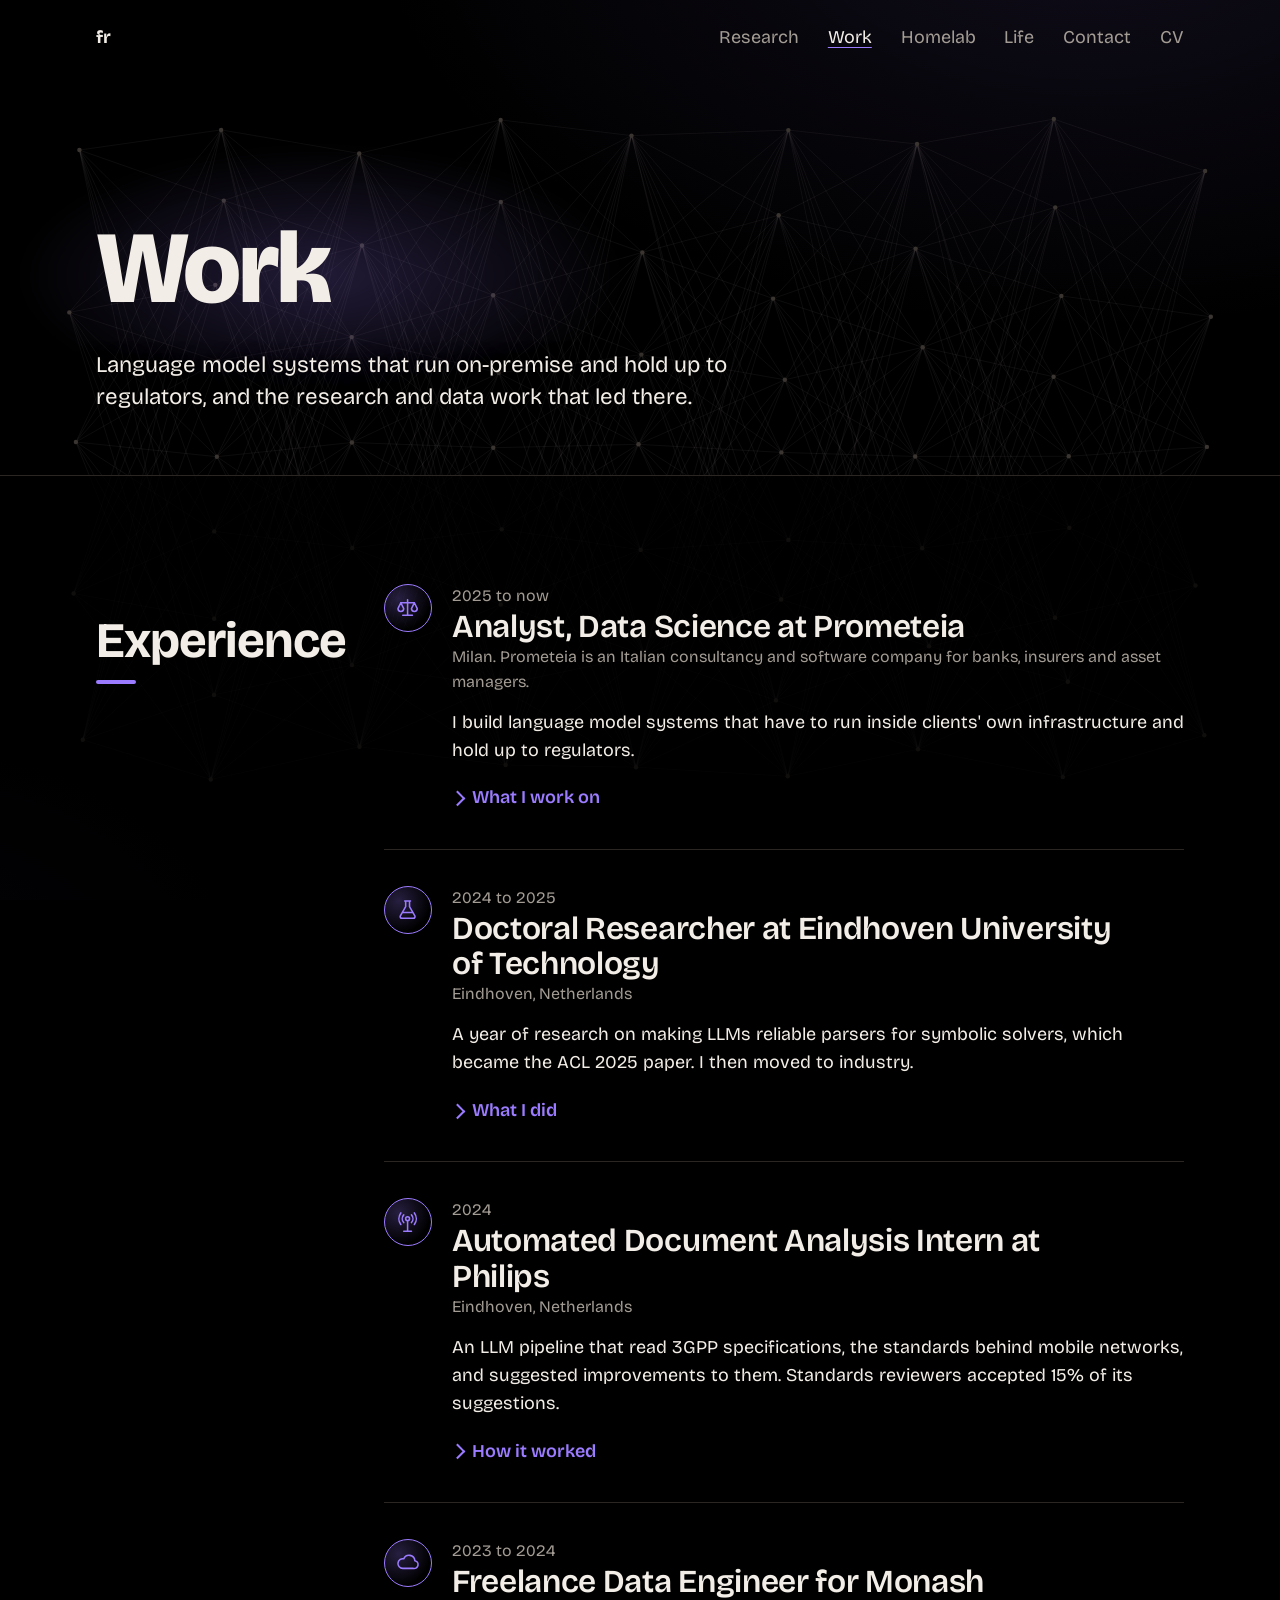
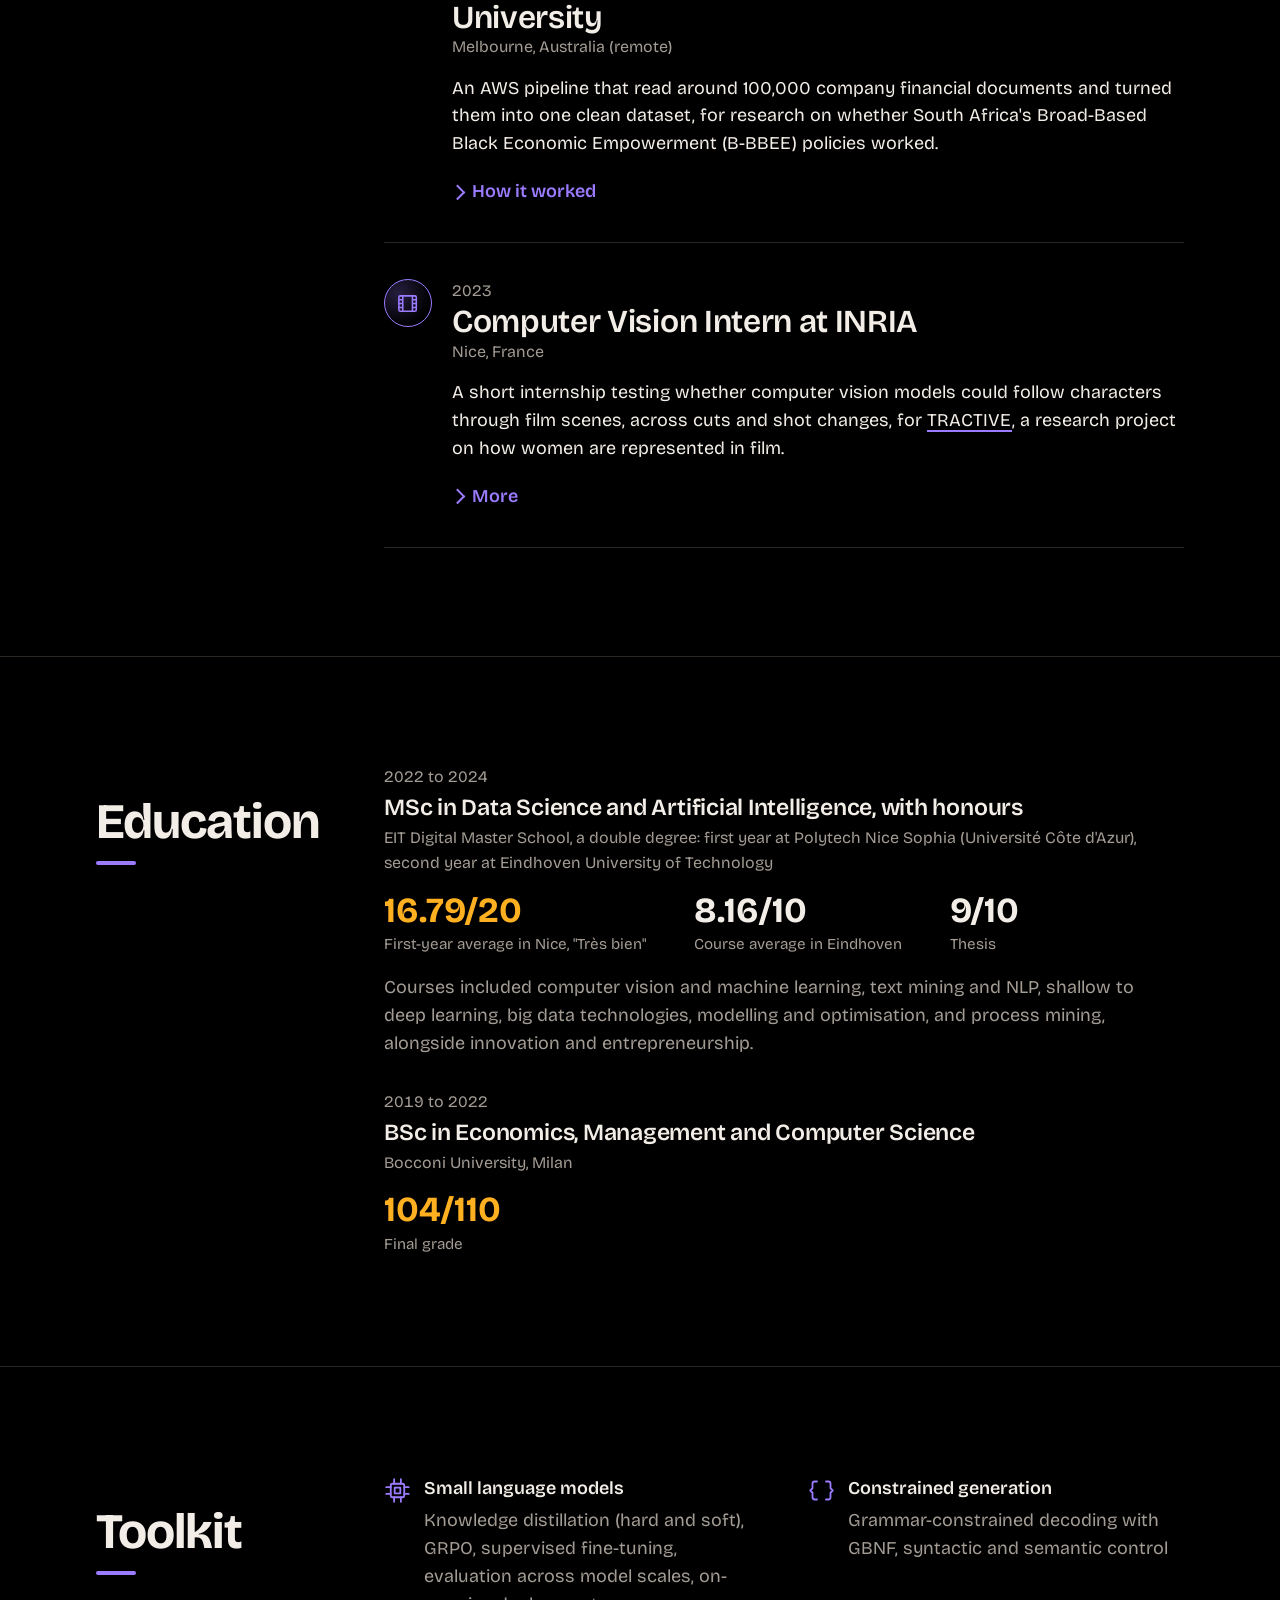
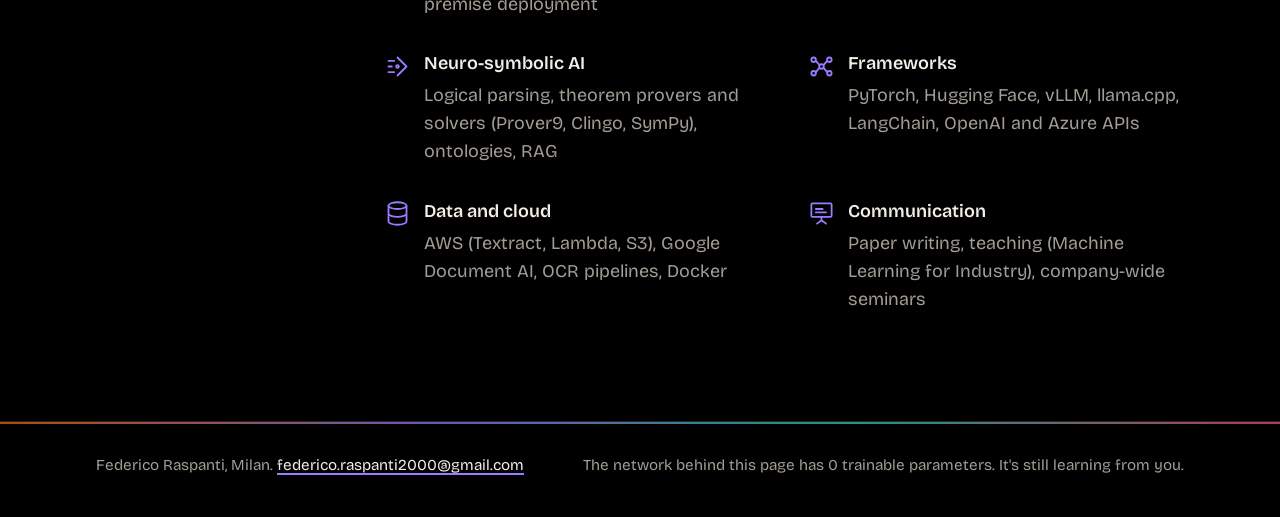
<file: work.html>
<!DOCTYPE html>
<html lang="en">
<head>
<meta charset="utf-8">
<meta name="viewport" content="width=device-width, initial-scale=1">
<title>Work, Federico Raspanti</title>
<meta name="description" content="Experience, education and toolkit of Federico Raspanti.">
<link rel="preconnect" href="https://fonts.googleapis.com">
<link rel="preconnect" href="https://fonts.gstatic.com" crossorigin>
<link href="https://fonts.googleapis.com/css2?family=Bricolage+Grotesque:opsz,wdth,wght@12..96,75..100,300..800&display=swap" rel="stylesheet">
<link rel="stylesheet" href="assets/site.css?v=6">
</head>
<body class="p-work">
<canvas id="net" aria-hidden="true"></canvas>

<!-- Icon set: simple line icons drawn for this site -->
<svg width="0" height="0" style="position:absolute" aria-hidden="true">
  <defs>
    <symbol id="i-logic" viewBox="0 0 24 24"><path d="M4 7h5M4 12h3M4 17h5"/><path d="M12 4l8 8-8 8"/><circle cx="12" cy="12" r="1.2"/></symbol>
    <symbol id="i-leaf" viewBox="0 0 24 24"><path d="M5 19C5 10 10 5 20 4c0 10-5 15-14 15z"/><path d="M5 19l8-8"/></symbol>
    <symbol id="i-book" viewBox="0 0 24 24"><path d="M4 5a2 2 0 0 1 2-2h13v16H6a2 2 0 0 0-2 2z"/><path d="M4 19V5M8 7h7M8 11h7"/></symbol>
    <symbol id="i-cap" viewBox="0 0 24 24"><path d="M2 9l10-5 10 5-10 5z"/><path d="M6 11v5c3 2 9 2 12 0v-5"/><path d="M22 9v5"/></symbol>
    <symbol id="i-chart" viewBox="0 0 24 24"><path d="M4 20V4M4 20h16"/><path d="M7 15l4-4 3 3 5-6"/></symbol>
    <symbol id="i-scale" viewBox="0 0 24 24"><path d="M12 4v16M7 20h10M5 7h14"/><path d="M5 7l-3 6a3 3 0 0 0 6 0zM19 7l-3 6a3 3 0 0 0 6 0z"/></symbol>
    <symbol id="i-chip" viewBox="0 0 24 24"><rect x="6" y="6" width="12" height="12" rx="1.5"/><rect x="9.5" y="9.5" width="5" height="5"/><path d="M9 2v4M15 2v4M9 18v4M15 18v4M2 9h4M2 15h4M18 9h4M18 15h4"/></symbol>
    <symbol id="i-flask" viewBox="0 0 24 24"><path d="M9 3h6M10 3v6L4.5 18.5A1.7 1.7 0 0 0 6 21h12a1.7 1.7 0 0 0 1.5-2.5L14 9V3"/><path d="M7 15h10"/></symbol>
    <symbol id="i-antenna" viewBox="0 0 24 24"><path d="M12 10v11M8 21h8"/><circle cx="12" cy="8" r="2"/><path d="M8 4a6 6 0 0 0 0 8M16 4a6 6 0 0 1 0 8M5 2a10 10 0 0 0 0 12M19 2a10 10 0 0 1 0 12"/></symbol>
    <symbol id="i-cloud" viewBox="0 0 24 24"><path d="M7 18a5 5 0 1 1 1-9.9A6 6 0 0 1 19.5 10 4 4 0 0 1 18 18z"/></symbol>
    <symbol id="i-film" viewBox="0 0 24 24"><rect x="3" y="4" width="18" height="16" rx="1.5"/><path d="M7 4v16M17 4v16M3 8h4M3 12h4M3 16h4M17 8h4M17 12h4M17 16h4"/></symbol>
    <symbol id="i-pin" viewBox="0 0 24 24"><path d="M12 21s7-6.2 7-12a7 7 0 0 0-14 0c0 5.8 7 12 7 12z"/><circle cx="12" cy="9" r="2.5"/></symbol>
    <symbol id="i-target" viewBox="0 0 24 24"><circle cx="12" cy="12" r="9"/><circle cx="12" cy="12" r="5"/><circle cx="12" cy="12" r="1"/></symbol>
    <symbol id="i-chat" viewBox="0 0 24 24"><path d="M4 5h16v11H9l-5 4z"/><path d="M8 9h8M8 12h5"/></symbol>
    <symbol id="i-network" viewBox="0 0 24 24"><circle cx="5" cy="6" r="2"/><circle cx="5" cy="18" r="2"/><circle cx="12" cy="12" r="2"/><circle cx="19" cy="6" r="2"/><circle cx="19" cy="18" r="2"/><path d="M7 7l3 3.5M7 17l3-3.5M14 10.5L17 7M14 13.5l3 3.5"/></symbol>
    <symbol id="i-grammar" viewBox="0 0 24 24"><path d="M8 4H6a2 2 0 0 0-2 2v4l-2 2 2 2v4a2 2 0 0 0 2 2h2M16 4h2a2 2 0 0 1 2 2v4l2 2-2 2v4a2 2 0 0 1-2 2h-2"/></symbol>
    <symbol id="i-db" viewBox="0 0 24 24"><ellipse cx="12" cy="5" rx="8" ry="3"/><path d="M4 5v14c0 1.7 3.6 3 8 3s8-1.3 8-3V5M4 12c0 1.7 3.6 3 8 3s8-1.3 8-3"/></symbol>
    <symbol id="i-code" viewBox="0 0 24 24"><path d="M8 7l-5 5 5 5M16 7l5 5-5 5M14 4l-4 16"/></symbol>
    <symbol id="i-globe" viewBox="0 0 24 24"><circle cx="12" cy="12" r="9"/><path d="M3 12h18M12 3c2.5 3 2.5 15 0 18M12 3c-2.5 3-2.5 15 0 18"/></symbol>
    <symbol id="i-wave" viewBox="0 0 24 24"><path d="M2 15c2.5 0 2.5-2 5-2s2.5 2 5 2 2.5-2 5-2 2.5 2 5 2M2 20c2.5 0 2.5-2 5-2s2.5 2 5 2 2.5-2 5-2 2.5 2 5 2"/><circle cx="15" cy="6" r="2"/><path d="M6 11l4-3 3 2"/></symbol>
    <symbol id="i-guitar" viewBox="0 0 24 24"><path d="M20 4l-7 7"/><path d="M18 2l4 4"/><path d="M11 9a4 4 0 0 0-4 1c-1 1-1 2-3 2.5S1 15 3 18s5.5 3 6.5 1 1.5-2 2.5-3a4 4 0 0 0 1-4"/><circle cx="8.5" cy="15.5" r="1.3"/></symbol>
    <symbol id="i-puzzle" viewBox="0 0 24 24"><rect x="3" y="3" width="18" height="18" rx="1"/><path d="M9 3v18M15 3v18M3 9h18M3 15h18"/></symbol>
    <symbol id="i-atom" viewBox="0 0 24 24"><circle cx="12" cy="12" r="1.5"/><ellipse cx="12" cy="12" rx="10" ry="4"/><ellipse cx="12" cy="12" rx="10" ry="4" transform="rotate(60 12 12)"/><ellipse cx="12" cy="12" rx="10" ry="4" transform="rotate(120 12 12)"/></symbol>
    <symbol id="i-server" viewBox="0 0 24 24"><rect x="3" y="4" width="18" height="7" rx="1.5"/><rect x="3" y="13" width="18" height="7" rx="1.5"/><path d="M7 7.5h.01M7 16.5h.01M11 7.5h6M11 16.5h6"/></symbol>
    <symbol id="i-mail" viewBox="0 0 24 24"><rect x="3" y="5" width="18" height="14" rx="1.5"/><path d="M3 7l9 6 9-6"/></symbol>
    <symbol id="i-user" viewBox="0 0 24 24"><circle cx="12" cy="8" r="4"/><path d="M4 21c1-4.5 4.5-6.5 8-6.5s7 2 8 6.5"/></symbol>
    <symbol id="i-file" viewBox="0 0 24 24"><path d="M6 2h8l5 5v15H6z"/><path d="M14 2v5h5M9 13h7M9 17h7"/></symbol>
    <symbol id="i-teach" viewBox="0 0 24 24"><rect x="3" y="3" width="18" height="12" rx="1"/><path d="M12 15v3M8 21l4-3 4 3M7 8h6M7 11h9"/></symbol>
    <symbol id="i-languages" viewBox="0 0 24 24"><path d="M3 5h10M8 3v2M5 5c1 4 4 7 8 8M11 5c-1 4-4 7-8 8"/><path d="M13 21l4-9 4 9M14.5 18h5"/></symbol>
  </defs>
</svg>

<header class="top">
  <div class="wrap">
    <a class="mark" href="index.html">fr</a>
    <nav aria-label="Pages">
      <ul>
        <li class="c-research"><a href="research.html">Research</a></li>
        <li class="c-work"><a href="work.html" aria-current="page">Work</a></li>
        <li class="c-homelab"><a href="homelab.html">Homelab</a></li>
        <li class="c-life"><a href="life.html">Life</a></li>
        <li><a href="index.html#contact">Contact</a></li>
        <li><a href="CV.pdf">CV</a></li>
      </ul>
    </nav>
  </div>
</header>

<main>
  <div class="wrap page-head">
    <h1>Work</h1>
    <p>Language model systems that run on-premise and hold up to regulators, and the research and data work that led there.</p>
  </div>
  <!-- WORK -->
  <section id="work">
    <div class="wrap split">
      <h2>Experience</h2>
      <div>

        <article class="entry">
          <div class="entry-head">
            <span class="badge"><svg class="icon"><use href="#i-scale"/></svg></span>
            <div>
              <p class="when">2025 to now</p>
              <h3>Analyst, Data Science at Prometeia</h3>
              <p class="sub">Milan. Prometeia is an Italian consultancy and software company for banks, insurers and asset managers.</p>
              <p class="summary-text">I build language model systems that have to run inside clients' own infrastructure and hold up to regulators.</p>
              <details class="more">
                <summary><span class="when-closed">What I work on</span><span class="when-open">Close</span></summary>
                <div class="story">
                  <h4>Neuro-symbolic compliance checking (since September 2026)</h4>
                  <p>Prometeia's first neuro-symbolic project. The goal is auditable compliance checking against regulations.</p>

                  <h4>On-premise document analysis</h4>
                  <p>A pipeline that extracts key figures from a large, steady stream of documents in near real time. Client regulations meant no data could leave their infrastructure, so it runs entirely on-premise. I chose small models for latency and to fit the hardware available. It reaches 90% accuracy on the figures it extracts.</p>

                  <h4>Greench-v1</h4>
                  <p>The greenwashing screener described under Research. I owned the GRPO reward design and the evaluation, and wrote a large part of the paper.</p>

                  <h4>Credit-model explainer (small contribution)</h4>
                  <p>A retrieval-augmented chatbot that explains what credit-model indicators mean, in business and mathematical terms, to commercial teams and clients.</p>

                  <h4>Company seminar on neuro-symbolic AI (2025)</h4>
                  <p>I gave a company-wide seminar on what neuro-symbolic AI is and where it's useful in practice, which helped make the case for the project above.</p>
                  <ul class="tags"><li>GRPO</li><li>RAG</li><li>On-premise deployment</li></ul>
                </div>
              </details>
            </div>
          </div>
        </article>

        <article class="entry">
          <div class="entry-head">
            <span class="badge"><svg class="icon"><use href="#i-flask"/></svg></span>
            <div>
              <p class="when">2024 to 2025</p>
              <h3>Doctoral Researcher at Eindhoven University of Technology</h3>
              <p class="sub">Eindhoven, Netherlands</p>
              <p class="summary-text">A year of research on making LLMs reliable parsers for symbolic solvers, which became the ACL 2025 paper. I then moved to industry.</p>
              <details class="more">
                <summary><span class="when-closed">What I did</span><span class="when-open">Close</span></summary>
                <div class="story">
                  <ul>
                    <li>Ran the grammar-constrained decoding study: 13 open models, two datasets, three prompting settings, with repeated runs (see Research).</li>
                    <li>Helped teach the Machine Learning for Industry course.</li>
                    <li>Started a survey on constrained generation, now in revision.</li>
                  </ul>
                </div>
              </details>
            </div>
          </div>
        </article>

        <article class="entry">
          <div class="entry-head">
            <span class="badge"><svg class="icon"><use href="#i-antenna"/></svg></span>
            <div>
              <p class="when">2024</p>
              <h3>Automated Document Analysis Intern at Philips</h3>
              <p class="sub">Eindhoven, Netherlands</p>
              <p class="summary-text">An LLM pipeline that read 3GPP specifications, the standards behind mobile networks, and suggested improvements to them. Standards reviewers accepted 15% of its suggestions.</p>
              <details class="more">
                <summary><span class="when-closed">How it worked</span><span class="when-open">Close</span></summary>
                <div class="story">
                  <p>3GPP specifications are long, dense technical documents. The pipeline took a specification and used the state-of-the-art GPT models of the time to fill in a structured improvement template for each proposed change. It was built for Philips' intellectual property and patents team, as a way to surface candidate contributions faster than reading every spec by hand.</p>
                  <p>On a dozen specifications, 15% of the suggestions were accepted by standards reviewers.</p>
                  <ul class="tags"><li>GPT</li><li>Prompt engineering</li><li>Structured generation</li><li>Python</li></ul>
                </div>
              </details>
            </div>
          </div>
        </article>

        <article class="entry">
          <div class="entry-head">
            <span class="badge"><svg class="icon"><use href="#i-cloud"/></svg></span>
            <div>
              <p class="when">2023 to 2024</p>
              <h3>Freelance Data Engineer for Monash University</h3>
              <p class="sub">Melbourne, Australia (remote)</p>
              <p class="summary-text">An AWS pipeline that read around 100,000 company financial documents and turned them into one clean dataset, for research on whether South Africa's Broad-Based Black Economic Empowerment (B-BBEE) policies worked.</p>
              <details class="more">
                <summary><span class="when-closed">How it worked</span><span class="when-open">Close</span></summary>
                <div class="story">
                  <p>B-BBEE is South Africa's policy framework for encouraging Black employment. The researchers I supported wanted to measure whether it worked, and the evidence was in about 100,000 financial documents about companies. My job was to turn that pile of documents into a single, consistent dataset they could analyse.</p>
                  <figure>
                    <svg class="diagram" viewBox="0 0 760 110" role="img" aria-label="Documents in S3 trigger Lambda functions, which call Textract; results are cleaned and normalised into a consistent dataset.">
                      <rect class="box" x="2" y="30" width="130" height="56" rx="6"/><text x="67" y="54" text-anchor="middle">~100k docs</text><text x="67" y="72" text-anchor="middle" class="small">S3</text>
                      <path class="arrow" d="M132 58H166"/>
                      <rect class="box" x="170" y="30" width="120" height="56" rx="6"/><text x="230" y="54" text-anchor="middle">Lambda</text><text x="230" y="72" text-anchor="middle" class="small">orchestration</text>
                      <path class="arrow" d="M290 58H324"/>
                      <rect class="box hot" x="328" y="30" width="120" height="56" rx="6"/><text x="388" y="54" text-anchor="middle">Textract</text><text x="388" y="72" text-anchor="middle" class="small">OCR, tables</text>
                      <path class="arrow" d="M448 58H482"/>
                      <rect class="box" x="486" y="30" width="130" height="56" rx="6"/><text x="551" y="54" text-anchor="middle">Clean and</text><text x="551" y="72" text-anchor="middle">normalise</text>
                      <path class="arrow hot" d="M616 58H650"/>
                      <rect class="box" x="654" y="30" width="102" height="56" rx="6"/><text x="705" y="63" text-anchor="middle">Dataset</text>
                    </svg>
                  </figure>
                  <p>Before settling on AWS, I also experimented with Google Cloud's Document AI.</p>
                  <ul class="tags"><li>AWS Textract</li><li>AWS Lambda</li><li>Amazon S3</li><li>Google Document AI</li><li>Python</li></ul>
                </div>
              </details>
            </div>
          </div>
        </article>

        <article class="entry">
          <div class="entry-head">
            <span class="badge"><svg class="icon"><use href="#i-film"/></svg></span>
            <div>
              <p class="when">2023</p>
              <h3>Computer Vision Intern at INRIA</h3>
              <p class="sub">Nice, France</p>
              <p class="summary-text">A short internship testing whether computer vision models could follow characters through film scenes, across cuts and shot changes, for <a href="https://webcms.i3s.unice.fr/TRACTIVE/home">TRACTIVE</a>, a research project on how women are represented in film.</p>
              <details class="more">
                <summary><span class="when-closed">More</span><span class="when-open">Close</span></summary>
                <div class="story">
                  <p>To measure representation, for example how much screen time each character gets and how they're framed, you first need to know who is on screen, frame by frame. I tested YOLOv8 for detecting and tracking characters. Films are hard for trackers, which tend to assume continuous motion, because every cut breaks that assumption.</p>
                  <ul class="tags"><li>YOLOv8</li><li>Object tracking</li><li>PyTorch</li></ul>
                </div>
              </details>
            </div>
          </div>
        </article>
      </div>
    </div>
  </section>
  <!-- EDUCATION -->
  <section id="education">
    <div class="wrap split">
      <h2>Education</h2>
      <div class="edu">
        <div>
          <p class="when">2022 to 2024</p>
          <h3 style="font-size:1.45rem">MSc in Data Science and Artificial Intelligence, with honours</h3>
          <p class="sub">EIT Digital Master School, a double degree: first year at Polytech Nice Sophia (Université Côte d'Azur), second year at Eindhoven University of Technology</p>
          <div class="grades">
            <div class="grade"><b>16.79/20</b><span>First-year average in Nice, "Très bien"</span></div>
            <div class="grade"><b>8.16/10</b><span>Course average in Eindhoven</span></div>
            <div class="grade"><b>9/10</b><span>Thesis</span></div>
          </div>
          <p class="muted" style="margin-top:1rem; max-width:var(--measure)">Courses included computer vision and machine learning, text mining and NLP, shallow to deep learning, big data technologies, modelling and optimisation, and process mining, alongside innovation and entrepreneurship.</p>
        </div>
        <div>
          <p class="when">2019 to 2022</p>
          <h3 style="font-size:1.45rem">BSc in Economics, Management and Computer Science</h3>
          <p class="sub">Bocconi University, Milan</p>
          <div class="grades"><div class="grade"><b>104/110</b><span>Final grade</span></div></div>
        </div>
      </div>
    </div>
  </section>
  <!-- SKILLS -->
  <section id="skills">
    <div class="wrap split">
      <h2>Toolkit</h2>
      <dl class="skills">
        <div><svg class="icon"><use href="#i-chip"/></svg><div><dt>Small language models</dt><dd>Knowledge distillation (hard and soft), GRPO, supervised fine-tuning, evaluation across model scales, on-premise deployment</dd></div></div>
        <div><svg class="icon"><use href="#i-grammar"/></svg><div><dt>Constrained generation</dt><dd>Grammar-constrained decoding with GBNF, syntactic and semantic control</dd></div></div>
        <div><svg class="icon"><use href="#i-logic"/></svg><div><dt>Neuro-symbolic AI</dt><dd>Logical parsing, theorem provers and solvers (Prover9, Clingo, SymPy), ontologies, RAG</dd></div></div>
        <div><svg class="icon"><use href="#i-network"/></svg><div><dt>Frameworks</dt><dd>PyTorch, Hugging Face, vLLM, llama.cpp, LangChain, OpenAI and Azure APIs</dd></div></div>
        <div><svg class="icon"><use href="#i-db"/></svg><div><dt>Data and cloud</dt><dd>AWS (Textract, Lambda, S3), Google Document AI, OCR pipelines, Docker</dd></div></div>
        <div><svg class="icon"><use href="#i-teach"/></svg><div><dt>Communication</dt><dd>Paper writing, teaching (Machine Learning for Industry), company-wide seminars</dd></div></div>
      </dl>
    </div>
  </section>
</main>

<footer>
  <div class="wrap">
    <span>Federico Raspanti, Milan. <a href="mailto:federico.raspanti2000@gmail.com">federico.raspanti2000@gmail.com</a></span>
    <span id="foot-note">The network behind this page has 0 trainable parameters. It's still learning from you.</span>
  </div>
</footer>

<script src="assets/site.js?v=5"></script>
</body>
</html>
</file>
<file: assets/site.css>
:root {
    --black: #000000;
    --panel: #0d0b0a;
    --ink: #F2EDE6;
    --muted: #A39C94;
    --line: #2B2622;
    --orange: #FF6A13;
    --ember: #7A3208;
    --c-research: #FF6A13;
    --c-work: #9B7BFF;
    --c-homelab: #2DD4BF;
    --c-life: #FF4D8D;
    --c-amber: #FFB020;
    --base: #8A8178;
    --measure: 66ch;
  }
  * { box-sizing: border-box; margin: 0; padding: 0; }
  html { scroll-behavior: smooth; }
  @media (prefers-reduced-motion: reduce) { html { scroll-behavior: auto; } }
  body {
    background: var(--black); color: var(--ink);
    font-family: "Bricolage Grotesque", system-ui, sans-serif;
    font-optical-sizing: auto; font-size: 1.125rem; line-height: 1.55;
    -webkit-font-smoothing: antialiased;
  }
  #net { position: fixed; inset: 0; width: 100%; height: 100%; z-index: 0; }
  main, header.top, footer { position: relative; z-index: 1; }

  a { color: var(--ink); text-decoration-color: var(--orange); text-underline-offset: .2em; text-decoration-thickness: 2px; }
  a:hover { color: var(--orange); }
  a:focus-visible, summary:focus-visible, button:focus-visible { outline: 2px solid var(--orange); outline-offset: 3px; border-radius: 2px; }

  .wrap { max-width: 74rem; margin: 0 auto; padding: 0 clamp(1.25rem, 5vw, 3rem); }
  .icon { width: 1.5em; height: 1.5em; flex: none; stroke: currentColor; fill: none; stroke-width: 1.6; stroke-linecap: round; stroke-linejoin: round; }

  /* top bar */
  header.top .wrap { display: flex; justify-content: space-between; align-items: center; padding-top: 1.5rem; padding-bottom: 1.5rem; gap: 1rem; }
  .mark { font-weight: 700; text-decoration: none; }
  nav ul { list-style: none; display: flex; flex-wrap: wrap; justify-content: flex-end; gap: .4rem clamp(.9rem, 2.4vw, 1.8rem); }
  nav a { text-decoration: none; color: var(--muted); }
  nav a:hover { color: var(--orange); }

  /* hero */
  .hero { min-height: calc(100svh - 5rem); display: flex; flex-direction: column; justify-content: flex-end; padding-bottom: clamp(3rem, 10vh, 7rem); pointer-events: none; text-shadow: 0 0 18px #000, 0 0 6px #000; }
  .hero a { pointer-events: auto; }
  .hero h1 { font-size: clamp(3.2rem, 11.5vw, 11rem); font-weight: 800; font-stretch: 100%; line-height: .9; letter-spacing: -.03em; }
  .hero h1 span { display: block; }
  .hero h1 span + span { padding-left: clamp(2rem, 12vw, 10rem); }
  .hero .lede { margin-top: 2.5rem; max-width: 36ch; font-size: clamp(1.25rem, 2.2vw, 1.6rem); line-height: 1.35; }
  .hero .seeking { margin-top: 1rem; max-width: 52ch; color: var(--muted); }
  .hero .hint { margin-top: 1.25rem; color: var(--muted); font-size: 1rem; }
  .hero .hint .dot { display: inline-block; width: .55em; height: .55em; border-radius: 50%; background: var(--orange); margin-right: .5em; box-shadow: 0 0 12px var(--orange); }

  /* sections */
  section { padding: clamp(4rem, 12vh, 7.5rem) 0; border-top: 1px solid var(--line); background: rgba(0,0,0,.8); }
  section > .wrap > h2, .split > h2 { font-size: clamp(2rem, 4.2vw, 3.1rem); font-weight: 700; font-stretch: 100%; letter-spacing: -.02em; line-height: 1; }
  .split { display: grid; grid-template-columns: 15rem minmax(0, 1fr); gap: 2rem 3rem; }
  .split > h2 { position: sticky; top: 2rem; align-self: start; }
  @media (max-width: 860px) { .split { grid-template-columns: minmax(0, 1fr); } .split > h2 { position: static; } }
  .prose p { max-width: var(--measure); }
  .prose p + p { margin-top: 1rem; }
  .big-prose p { font-size: clamp(1.2rem, 2vw, 1.4rem); line-height: 1.45; }
  h3 { font-weight: 600; letter-spacing: -.01em; }
  .muted { color: var(--muted); }

  /* about */
  .facts { margin-top: 2.5rem; display: grid; grid-template-columns: repeat(auto-fit, minmax(14rem, 1fr)); gap: 1.5rem 2rem; }
  .fact { display: flex; gap: .8rem; align-items: flex-start; }
  .fact .icon { color: var(--orange); margin-top: .1rem; }
  .fact dt { font-weight: 600; }
  .fact dd { color: var(--muted); }

  /* entries: research and work */
  .entry { padding: 2.25rem 0; border-bottom: 1px solid var(--line); }
  .entry:first-child { padding-top: 0; }
  .entry-head { display: grid; grid-template-columns: 3rem minmax(0,1fr); gap: 0 1.25rem; }
  .badge { width: 3rem; height: 3rem; border: 1.5px solid var(--ember); border-radius: 50%; display: grid; place-items: center; color: var(--orange); }
  .badge .icon { width: 1.45rem; height: 1.45rem; }
  .entry h3 { font-size: clamp(1.35rem, 2.6vw, 2rem); line-height: 1.12; max-width: 32ch; }
  .meta { margin-top: .5rem; color: var(--orange); font-weight: 500; }
  .sub { color: var(--muted); font-size: 1rem; }
  .entry .summary-text { margin-top: .9rem; max-width: var(--measure); }
  .links { margin-top: 1rem; display: flex; flex-wrap: wrap; gap: .6rem 1.5rem; }
  .status { display: inline-block; margin-top: .6rem; font-size: .95rem; color: var(--ink); border: 1px solid var(--ember); border-radius: 999px; padding: .1rem .7rem; }
  @media (max-width: 600px) { .entry-head { grid-template-columns: minmax(0, 1fr); } .badge { margin-bottom: 1rem; } }

  details.more { margin-top: 1.25rem; }
  details.more > summary { cursor: pointer; list-style: none; display: inline-flex; align-items: center; gap: .55rem; color: var(--orange); font-weight: 600; }
  details.more > summary::-webkit-details-marker { display: none; }
  details.more > summary::before { content: ""; width: .55rem; height: .55rem; border-right: 2px solid currentColor; border-bottom: 2px solid currentColor; transform: rotate(-45deg); transition: transform .2s; }
  details.more[open] > summary::before { transform: rotate(45deg); }
  details.more > summary .when-open { display: none; }
  details.more[open] > summary .when-open { display: inline; }
  details.more[open] > summary .when-closed { display: none; }
  .story { margin-top: 1.5rem; padding: 1.75rem; background: var(--panel); border: 1px solid var(--line); border-radius: 6px; }
  .story h4 { font-size: 1.1rem; font-weight: 600; margin-top: 1.75rem; }
  .story h4:first-child { margin-top: 0; }
  .story p, .story ul { margin-top: .5rem; max-width: var(--measure); }
  .story ul { padding-left: 1.1rem; }
  .story li + li { margin-top: .35rem; }
  .story li::marker { color: var(--orange); }
  .tags { display: flex; flex-wrap: wrap; gap: .45rem; margin-top: .6rem; list-style: none; padding: 0 !important; }
  .tags li { margin: 0 !important; font-size: .9rem; padding: .15rem .65rem; border: 1px solid var(--line); border-radius: 999px; color: var(--muted); }
  @media (max-width: 600px) { .story { padding: 1.1rem; } }

  figure { margin-top: 1.25rem; }
  figure { overflow-x: auto; }
  figure svg.diagram { width: 100%; min-width: 620px; height: auto; display: block; }
  figcaption { margin-top: .6rem; color: var(--muted); font-size: .95rem; max-width: var(--measure); }
  .diagram text { font-family: "Bricolage Grotesque", system-ui, sans-serif; fill: var(--ink); font-size: 14px; }
  .diagram .small { font-size: 12px; fill: var(--muted); }
  .diagram .box { fill: #000; stroke: var(--line); stroke-width: 1.5; }
  .diagram .hot { stroke: var(--orange); }
  .diagram .arrow { stroke: var(--base); stroke-width: 1.5; fill: none; marker-end: url(#arrowhead); }
  .diagram .arrow.hot { stroke: var(--orange); marker-end: url(#arrowhead-hot); }

  /* charts */
  .chart-controls { display: flex; flex-wrap: wrap; gap: .5rem; margin-top: 1rem; }
  .chart-controls button { font: inherit; font-size: .95rem; background: transparent; color: var(--muted); border: 1px solid var(--line); border-radius: 999px; padding: .25rem .9rem; cursor: pointer; }
  .chart-controls button[aria-pressed="true"] { color: var(--ink); border-color: var(--orange); }
  .legend { display: flex; flex-wrap: wrap; gap: 1.25rem; margin-top: .75rem; font-size: .95rem; color: var(--muted); }
  .legend span { display: inline-flex; align-items: center; gap: .45rem; }
  .chart { position: relative; margin-top: .5rem; }
  .chart svg { width: 100%; height: auto; display: block; overflow: visible; }
  .chart text { font-family: "Bricolage Grotesque", system-ui, sans-serif; font-size: 12px; fill: var(--muted); }
  .chart .lbl { fill: var(--ink); font-size: 13px; }
  .tip { position: absolute; pointer-events: none; background: #1a1613; border: 1px solid var(--ember); border-radius: 4px; padding: .35rem .6rem; font-size: .9rem; line-height: 1.35; white-space: nowrap; opacity: 0; transition: opacity .1s; z-index: 3; }
  .data-table { margin-top: .75rem; font-size: .95rem; }
  .data-table summary { cursor: pointer; color: var(--muted); }
  .data-table table { margin-top: .5rem; border-collapse: collapse; }
  .data-table th, .data-table td { text-align: left; padding: .2rem 1.25rem .2rem 0; border-bottom: 1px solid var(--line); font-variant-numeric: tabular-nums; }

  .sample { margin-top: 1.25rem; border-left: 3px solid var(--orange); padding: .75rem 0 .75rem 1.25rem; }
  .sample dt { font-weight: 600; margin-top: .6rem; }
  .sample dt:first-child { margin-top: 0; }
  .sample dd { color: var(--muted); max-width: var(--measure); }
  .sample .flag { color: var(--orange); }

  /* timeline */
  .when { color: var(--muted); font-size: 1rem; font-variant-numeric: tabular-nums; }

  /* education */
  .edu { display: grid; gap: 2rem; }
  .grades { display: flex; flex-wrap: wrap; gap: 1.5rem 3rem; margin-top: 1rem; }
  .grade b { display: block; font-size: clamp(1.6rem, 3vw, 2.2rem); font-weight: 700; font-stretch: 100%; line-height: 1.1; }
  .grade span { color: var(--muted); font-size: .95rem; }

  /* skills */
  .skills { display: grid; grid-template-columns: repeat(auto-fit, minmax(17rem, 1fr)); gap: 2rem 3rem; }
  .skills > div { display: flex; gap: .8rem; }
  .skills .icon { color: var(--orange); margin-top: .15rem; }
  .skills dt { font-weight: 600; margin-bottom: .25rem; }
  .skills dd { color: var(--muted); }

  /* life */
  .life-grid { display: grid; grid-template-columns: repeat(auto-fit, minmax(19rem, 1fr)); gap: 3rem; }
  .life-grid h3 { display: flex; align-items: center; gap: .6rem; font-size: 1.35rem; margin-bottom: 1rem; }
  .life-grid h3 .icon { color: var(--orange); }
  .sports { list-style: none; position: relative; padding-left: 1.4rem; }
  .sports::before { content: ""; position: absolute; left: .3rem; top: .5rem; bottom: .5rem; width: 2px; background: var(--line); }
  .sports li { position: relative; padding: .35rem 0; }
  .sports li::before { content: ""; position: absolute; left: -1.38rem; top: .9rem; width: .6rem; height: .6rem; border-radius: 50%; background: #000; border: 2px solid var(--base); }
  .sports li.now::before { background: var(--orange); border-color: var(--orange); box-shadow: 0 0 10px var(--orange); }
  .sports .yrs { color: var(--muted); font-size: .95rem; }
  .ratings { list-style: none; }
  .ratings li { display: grid; grid-template-columns: 7.5rem 1fr; align-items: center; gap: .75rem; padding: .3rem 0; }
  .ratings .bar { height: 6px; background: var(--line); border-radius: 3px; overflow: hidden; }
  .ratings .bar i { display: block; height: 100%; background: var(--orange); border-radius: 3px; }
  .ratings .note { grid-column: 2; color: var(--muted); font-size: .9rem; margin-top: -.25rem; }
  .caveat { margin-top: .9rem; color: var(--muted); font-size: .9rem; }
  .plain-list { list-style: none; }
  .plain-list li { padding: .3rem 0; }

  /* contact */
  .contact .big { font-size: clamp(1.5rem, 5.2vw, 4rem); font-weight: 700; font-stretch: 100%; letter-spacing: -.025em; line-height: 1.05; word-break: break-word; }
  .contact .intro { max-width: var(--measure); margin-bottom: 1.5rem; font-size: 1.3rem; }
  .contact ul { list-style: none; display: flex; flex-wrap: wrap; gap: 1rem 2rem; margin-top: 2.5rem; }
  .contact ul a { display: inline-flex; align-items: center; gap: .5rem; }
  .contact ul .icon { width: 1.2em; height: 1.2em; color: var(--orange); }

  footer { background: rgba(0,0,0,.85); border-top: 1px solid var(--line); }
  footer .wrap { padding-top: 2rem; padding-bottom: 2.5rem; color: var(--muted); font-size: .95rem; display: flex; justify-content: space-between; flex-wrap: wrap; gap: 1rem; }

  /* ---------- multi-page ---------- */
  nav a[aria-current="page"] { color: var(--ink); text-decoration: underline; text-decoration-color: var(--orange); }
  .page-head { padding-top: clamp(5rem, 16vh, 9rem); padding-bottom: clamp(2.5rem, 7vh, 4rem); text-shadow: 0 0 18px #000, 0 0 6px #000; }
  .page-head h1 { font-size: clamp(2.8rem, 8vw, 6.5rem); font-weight: 800; font-stretch: 100%; line-height: .95; letter-spacing: -.025em; }
  .page-head p { margin-top: 1.5rem; max-width: 46ch; font-size: clamp(1.15rem, 2vw, 1.4rem); line-height: 1.4; }
  .page-head p.muted { margin-top: .75rem; font-size: 1rem; }

  .cards { display: grid; grid-template-columns: repeat(auto-fit, minmax(15rem, 1fr)); gap: 1.25rem; margin-top: 2.5rem; }
  .card { display: block; text-decoration: none; padding: 1.5rem; border: 1px solid var(--line); border-radius: 8px; background: var(--panel); transition: border-color .2s; }
  .card:hover { border-color: var(--orange); color: var(--ink); }
  .card .icon { color: var(--orange); width: 1.8rem; height: 1.8rem; }
  .card h3 { margin-top: 1rem; font-size: 1.35rem; }
  .card p { margin-top: .4rem; color: var(--muted); font-size: 1rem; }
  .card .go { display: inline-block; margin-top: 1rem; color: var(--orange); font-weight: 600; font-size: 1rem; }
  .card.feature { border-color: var(--ember); }

  footer .foot-links { display: flex; flex-wrap: wrap; gap: .5rem 1.25rem; }
  footer .foot-links a { color: var(--muted); }

  /* ---------- grammar demo ---------- */
  .demo { margin-top: 2rem; border: 1px solid var(--line); border-radius: 10px; background: var(--panel); padding: clamp(1rem, 3vw, 1.75rem); }
  .demo-controls { display: flex; flex-wrap: wrap; align-items: center; gap: .75rem 1.25rem; }
  .seg { display: inline-flex; border: 1px solid var(--line); border-radius: 999px; padding: 3px; }
  .seg button { font: inherit; font-size: .95rem; background: transparent; color: var(--muted); border: 0; border-radius: 999px; padding: .3rem .9rem; cursor: pointer; }
  .seg button[aria-pressed="true"] { background: #1f1a16; color: var(--ink); }
  .switch { display: inline-flex; align-items: center; gap: .6rem; font: inherit; font-size: .95rem; color: var(--ink); background: none; border: 0; cursor: pointer; padding: 0; }
  .switch .track { width: 2.6rem; height: 1.45rem; border-radius: 999px; background: var(--line); position: relative; transition: background .2s; }
  .switch .track::after { content: ""; position: absolute; top: 3px; left: 3px; width: calc(1.45rem - 6px); height: calc(1.45rem - 6px); border-radius: 50%; background: var(--ink); transition: transform .2s; }
  .switch[aria-checked="true"] .track { background: var(--orange); }
  .switch[aria-checked="true"] .track::after { transform: translateX(1.15rem); }
  .btn { font: inherit; font-weight: 600; font-size: 1rem; background: var(--orange); color: #000; border: 0; border-radius: 999px; padding: .45rem 1.2rem; cursor: pointer; }
  .btn:disabled { opacity: .45; cursor: default; }
  .btn.ghost { background: transparent; color: var(--ink); border: 1px solid var(--line); font-weight: 500; }
  .btn.ghost:hover:not(:disabled) { border-color: var(--orange); }
  .demo-grid { display: grid; grid-template-columns: minmax(0, 1fr) minmax(0, 1.5fr) minmax(0, 1fr); gap: 1rem; margin-top: 1.25rem; }
  @media (max-width: 900px) { .demo-grid { grid-template-columns: minmax(0, 1fr); } }
  .pane { border: 1px solid var(--line); border-radius: 8px; padding: 1rem; background: #000; min-height: 12rem; }
  .pane h3 { font-size: .95rem; font-weight: 600; color: var(--muted); margin-bottom: .6rem; }
  .gd-problem { font-size: 1.05rem; }
  .gd-question { margin-top: .5rem; color: var(--orange); font-weight: 500; }
  .gd-program { font-family: ui-monospace, "SF Mono", Menlo, Consolas, monospace; font-size: .9rem; white-space: pre-wrap; word-break: break-word; min-height: 5.5rem; color: var(--ink); line-height: 1.5; }
  .gd-program:not(.done)::after { content: "▍"; color: var(--orange); animation: blink 1s steps(1) infinite; }
  @keyframes blink { 50% { opacity: 0; } }
  @media (prefers-reduced-motion: reduce) { .gd-program::after { animation: none; } }
  .gd-next { margin-top: .9rem; font-size: .85rem; color: var(--muted); display: flex; justify-content: space-between; }
  .gd-cands { list-style: none; margin-top: .4rem; display: grid; gap: .3rem; }
  .gd-cand { display: grid; grid-template-columns: minmax(0, 1fr) 4.5rem 2.6rem 3.6rem; gap: .5rem; align-items: center; font-size: .88rem; padding: .25rem .45rem; border: 1px solid transparent; border-radius: 5px; }
  .gd-cand code { font-family: ui-monospace, "SF Mono", Menlo, Consolas, monospace; overflow: hidden; text-overflow: ellipsis; white-space: nowrap; }
  .gd-bar { height: 5px; background: var(--line); border-radius: 3px; overflow: hidden; }
  .gd-bar i { display: block; height: 100%; background: var(--base); }
  .gd-p { color: var(--muted); text-align: right; font-variant-numeric: tabular-nums; }
  .gd-tag { font-size: .78rem; color: var(--muted); }
  .gd-cand.masked { opacity: .55; }
  .gd-cand.masked code { text-decoration: line-through; text-decoration-color: var(--orange); text-decoration-thickness: 2px; }
  .gd-cand.masked .gd-tag { color: var(--orange); }
  .gd-cand.chosen { border-color: var(--orange); }
  .gd-cand.chosen .gd-bar i { background: var(--orange); }
  .gd-cand.chosen .gd-tag { color: var(--ink); }
  .gd-idle { color: var(--muted); font-size: .9rem; }
  .gd-result { display: grid; gap: .4rem; font-size: 1rem; }
  .gd-result b { font-size: 1.25rem; }
  .gd-result span { color: var(--muted); }
  .gd-result.ok b { color: var(--orange); }
  .gd-result.err b { color: var(--ink); }
  .gd-result.err { border-left: 3px solid var(--base); padding-left: .75rem; }
  .gd-result.ok { border-left: 3px solid var(--orange); padding-left: .75rem; }
  .gd-result.running .gd-wait::after { content: "…"; }
  .demo-note { margin-top: 1rem; color: var(--muted); font-size: .92rem; max-width: var(--measure); }

  /* ---------- homelab map ---------- */
  .lab { margin-top: 2rem; }
  .lab-actions { display: flex; flex-wrap: wrap; gap: .5rem; }
  .lab-status { margin-top: 1rem; min-height: 3rem; padding: .7rem 1rem; border: 1px solid var(--line); border-radius: 8px; background: var(--panel); }
  .lab-status::before { content: ""; display: inline-block; width: .5rem; height: .5rem; border-radius: 50%; background: var(--orange); margin-right: .6rem; box-shadow: 0 0 8px var(--orange); vertical-align: .1em; }
  .lab-map { margin-top: 1rem; overflow-x: auto; }
  .lab-map svg { width: 100%; min-width: 760px; height: auto; display: block; }
  .lab-map text { font-family: "Bricolage Grotesque", system-ui, sans-serif; }
  .lab .zone { fill: rgba(255,255,255,.015); stroke: var(--line); stroke-dasharray: 3 4; }
  .lab .zone-label { fill: var(--muted); font-size: 12px; }
  .lab .link { stroke: #3a332d; stroke-width: 1.5; }
  .lab .node { cursor: default; }
  .lab .node rect { fill: #000; stroke: #3a332d; stroke-width: 1.5; transition: stroke .2s, fill .2s; }
  .lab .node.group > rect { fill: rgba(13,11,10,.9); }
  .lab .node.chip rect { fill: #110e0c; }
  .lab .node.retired rect { stroke-dasharray: 5 4; }
  .lab .node.retired .n-label { fill: var(--muted); }
  .lab .n-label { fill: var(--ink); font-size: 14px; font-weight: 600; }
  .lab .chip .n-label { font-size: 13px; font-weight: 500; }
  .lab .n-sub { fill: var(--muted); font-size: 11.5px; }
  .lab .power { fill: var(--orange); }
  .lab .node:hover > rect { stroke: var(--ink); }
  .lab .node.group:hover > rect { stroke: #3a332d; }
  .lab .node.lit > rect { stroke: var(--orange); fill: #1d120b; }
  .lab .node.blocked > rect { stroke: var(--orange); stroke-width: 3; }
  .lab .node.failed > rect { stroke: var(--ink); stroke-dasharray: 2 3; }
  .lab .node.off { opacity: .35; }
  .lab .node.off .power { fill: #000; stroke: var(--base); stroke-width: 1.5; }
  .lab .trail { stroke: var(--orange); stroke-width: 2; stroke-opacity: .5; }
  .lab .trail.fail { stroke: var(--base); stroke-dasharray: 4 4; }
  .lab .trail.alert { stroke-opacity: .8; }
  .lab .packet { fill: var(--orange); filter: drop-shadow(0 0 6px var(--orange)); }
  .lab .packet.fail { fill: var(--base); filter: none; }
  .lab-info { margin-top: 1rem; display: grid; grid-template-columns: minmax(0, 1fr); gap: .3rem; padding: 1rem 1.1rem; border-left: 3px solid var(--orange); }
  .lab-info h3 { font-size: 1.15rem; }
  .lab-info p { color: var(--muted); max-width: var(--measure); }
  .lab-note { margin-top: .75rem; color: var(--muted); font-size: .92rem; }

  /* ---------- colourful theme ---------- */
  /* each page takes its own accent; --orange is the accent everywhere in the stylesheet */
  .p-home     { --orange: #FF6A13; --ember: #7A3208; --glow: 255,106,19; }
  .p-research { --orange: #FF6A13; --ember: #7A3208; --glow: 255,106,19; }
  .p-work     { --orange: #9B7BFF; --ember: #45338A; --glow: 155,123,255; }
  .p-homelab  { --orange: #2DD4BF; --ember: #136B61; --glow: 45,212,191; }
  .p-life     { --orange: #FF4D8D; --ember: #8A1F47; --glow: 255,77,141; }
  .c-research { --orange: #FF6A13; --ember: #7A3208; }
  .c-work     { --orange: #9B7BFF; --ember: #45338A; }
  .c-homelab  { --orange: #2DD4BF; --ember: #136B61; }
  .c-life     { --orange: #FF4D8D; --ember: #8A1F47; }

  body { background: radial-gradient(1200px 700px at 85% -10%, rgba(var(--glow),.10), transparent 60%), radial-gradient(900px 600px at -10% 110%, rgba(155,123,255,.08), transparent 60%), #000; background-attachment: fixed; }
  section { background: rgba(0,0,0,.72); }

  /* nav: each link hovers in its page colour */
  nav li[class^="c-"] a:hover { color: var(--orange); }
  nav a[aria-current="page"] { text-decoration-color: var(--orange); }

  .hero .hint .dot { background: var(--c-amber); box-shadow: 0 0 12px var(--c-amber); }

  /* page headers glow in the page colour */
  .page-head { position: relative; }
  .page-head::before { content: ""; position: absolute; left: -2rem; top: 18%; width: min(38rem, 80vw); height: 16rem; background: radial-gradient(closest-side, rgba(var(--glow),.22), transparent); filter: blur(10px); z-index: -1; pointer-events: none; }
  .page-head h1 { background: linear-gradient(100deg, var(--ink) 25%, var(--orange) 85%); -webkit-background-clip: text; background-clip: text; color: transparent; text-shadow: none; padding-bottom: .08em; }

  /* cards: coloured edge and glow */
  .card { border-top: 3px solid var(--orange); }
  .card:hover { border-color: var(--orange); box-shadow: 0 10px 40px -12px rgba(0,0,0,.6), 0 0 0 1px var(--orange) inset; }
  .card .go { color: var(--orange); }

  /* badges and section headings */
  .badge { background: radial-gradient(circle at 30% 30%, rgba(var(--glow),.25), transparent 70%); border-color: var(--orange); }
  section > .wrap > h2, .split > h2 { position: relative; }
  section > .wrap > h2::after, .split > h2::after { content: ""; display: block; width: 2.5rem; height: 4px; border-radius: 2px; margin-top: .9rem; background: var(--orange); }

  /* entries: a coloured rail on open write-ups */
  .story { border-left: 3px solid var(--orange); }

  /* life page: each block its own colour */
  .p-life .life-grid > div:nth-child(1) { --orange: #2DD4BF; }
  .p-life .life-grid > div:nth-child(2) { --orange: #FF6A13; }
  .p-life .life-grid > div:nth-child(3) { --orange: #9B7BFF; }
  .p-life .life-grid > div:nth-child(4) { --orange: #FFB020; }
  .p-life .life-grid > div:nth-child(5) { --orange: #FF4D8D; }
  .p-life .sports li.now::before { background: var(--orange); border-color: var(--orange); box-shadow: 0 0 10px var(--orange); }

  /* work page: grades in amber */
  .grade b { color: var(--ink); }
  .grade:nth-child(1) b { color: var(--c-amber); }

  /* footer stripe */
  footer { border-top: 0; box-shadow: 0 -1px 0 var(--line); position: relative; }
  footer::before { content: ""; position: absolute; left: 0; right: 0; top: 0; height: 2px; background: linear-gradient(90deg, var(--c-research), var(--c-work), var(--c-homelab), var(--c-life)); opacity: .7; }

  /* ---------- contact form ---------- */
  .contact-grid { display: grid; grid-template-columns: minmax(0, 1.1fr) minmax(0, 1fr); gap: 3rem 4rem; align-items: start; }
  @media (max-width: 900px) { .contact-grid { grid-template-columns: minmax(0, 1fr); } }
  .contact-grid .big { font-size: clamp(1.3rem, 2.15vw, 2.1rem); word-break: normal; overflow-wrap: anywhere; }
  .contact-form { display: grid; gap: 1rem; padding: clamp(1.25rem, 3vw, 2rem); background: var(--panel); border: 1px solid var(--line); border-radius: 10px; }
  .contact-form h3 { font-size: 1.35rem; }
  .contact-form label { display: grid; gap: .35rem; font-size: .95rem; color: var(--muted); }
  .contact-form input, .contact-form textarea { font: inherit; font-size: 1rem; color: var(--ink); background: #000; border: 1px solid var(--line); border-radius: 6px; padding: .65rem .8rem; width: 100%; }
  .contact-form textarea { resize: vertical; min-height: 8rem; }
  .contact-form input:focus, .contact-form textarea:focus { outline: none; border-color: var(--orange); box-shadow: 0 0 0 3px rgba(255,106,19,.18); }
  .contact-form .hp { position: absolute; left: -9999px; width: 1px; height: 1px; overflow: hidden; }
  .contact-form .btn { justify-self: start; }
  .form-status { min-height: 1.5em; font-size: .95rem; color: var(--muted); }
  .form-status.err { color: var(--ink); }
  .form-status.ok { color: var(--orange); font-weight: 600; }
  .form-done { display: grid; gap: .5rem; }
  .form-done h3 { color: var(--orange); }
</file>
